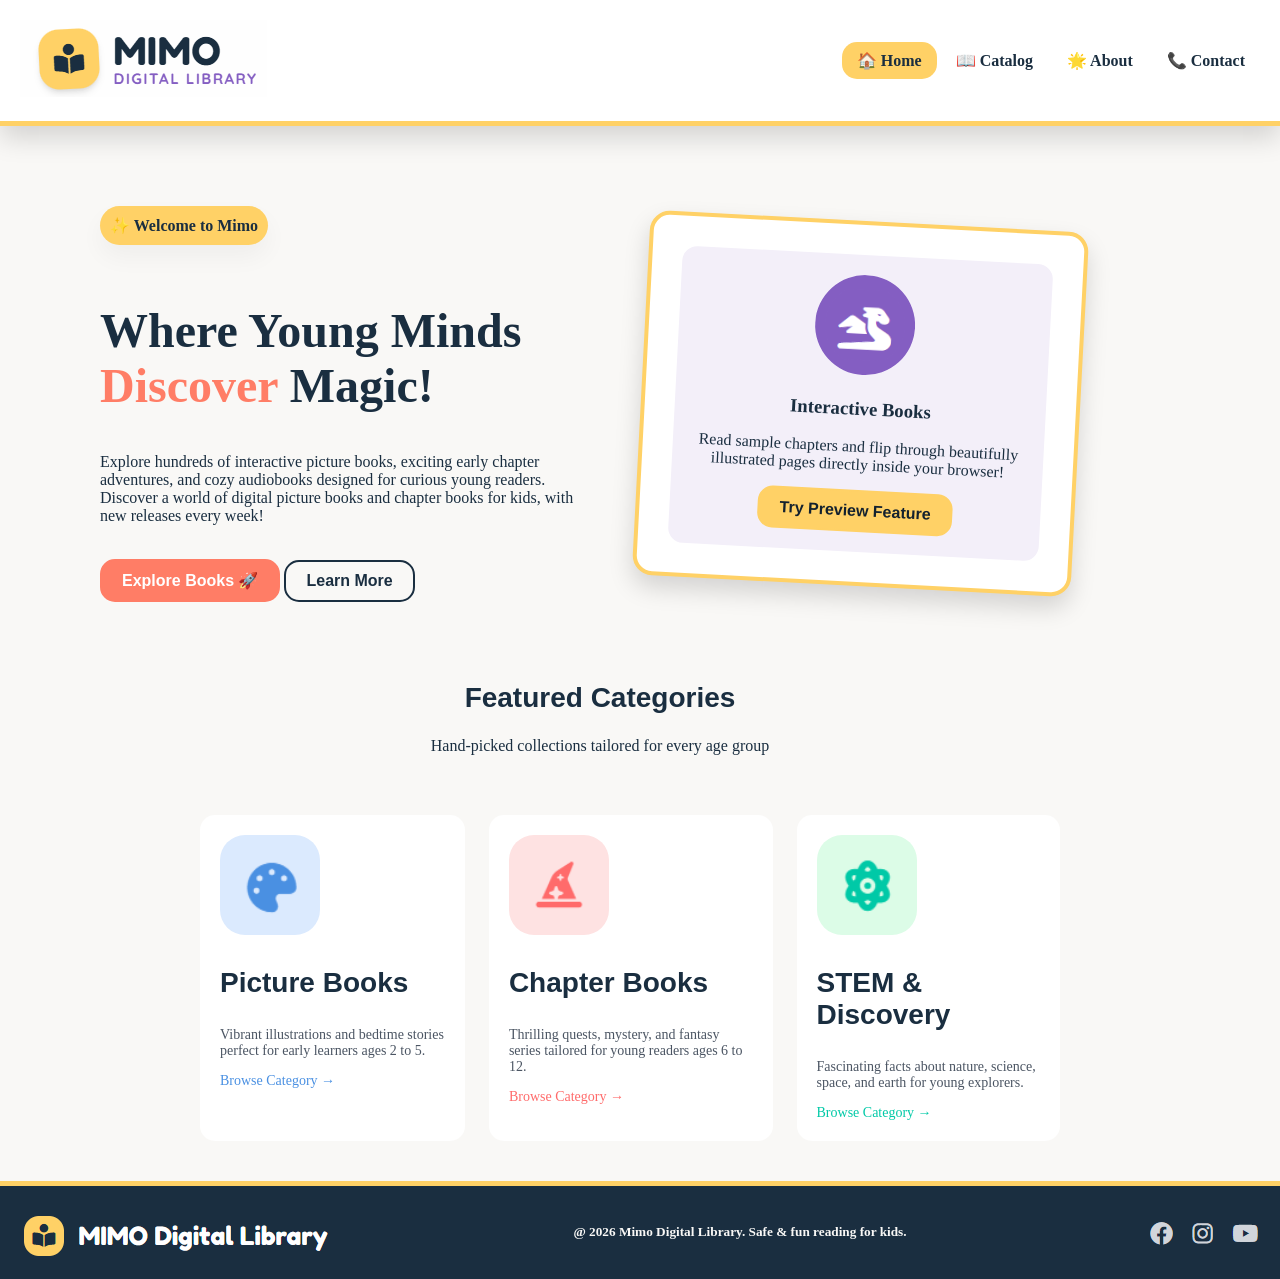
<file: index.html>
<!DOCTYPE html>
<html lang="en">

<head>
    <meta charset="UTF-8">
    <meta name="viewport" content="width=device-width, initial-scale=1.0">
    <meta name="description" content="A digital library for kids, with easy access to new books weekly.">
    <meta name="author" content="Danah">
    <title>Mimo - Home</title>
    <link rel="stylesheet" href="mainstyle.css">
</head>

<body>


    <div id="header">

        <a href="index.html"><img src="images/mimo-logo.png" alt="Mimo logo" width="" height=""></a>

        <div id="nav">
            <ul>
                <li><a href="index.html" class="current">🏠 Home</a></li>
                <li><a href="catalog.html">📖 Catalog</a></li>
                <li><a href="about.html">🌟 About</a></li>
                <li><a href="contact.html">📞 Contact</a></li>
            </ul>
        </div>
    </div>


    <div id="content">

        <div class="row">
            <div class="intro">
                <h4 id="welcome">✨ Welcome to Mimo</h4>
                <br>
                <h2 id="hero-text">Where Young Minds <br>
                    <span id="discover">Discover</span> Magic!
                </h2>
                <p>Explore hundreds of interactive picture books, exciting early chapter <br> adventures, and cozy
                    audiobooks
                    designed for curious young readers.<br>
                    Discover a world of digital picture books and chapter books for kids, with new releases every week!
                </p>
                <br>

                <div>
                    <a href="catalog.html"><button id="explore-button">Explore Books 🚀</button></a>
                    <a href="about.html"><button id="learn-more-button">Learn More</button></a>
                </div>
            </div>

            <div class="outer">
                <div class="preview-card">
                    <img src="images/preview.png" id="circle" alt="Preview" width="" height="" title="Preview">
                    <h3>Interactive Books</h3>
                    <p>Read sample chapters and flip through beautifully illustrated pages directly inside your browser!
                    </p>
                    <a href="catalog.html"><button id="preview-button">Try Preview Feature</button></a>
                </div>
            </div>
        </div>

        <div class="featured-categories">

            <div id="featured">
                <h2 id="feature-text">Featured Categories</h2>
                <p>Hand-picked collections tailored for every age group</p>
            </div>

            <div class="cards">
                <div id="picture-books">
                    <img src="images/picture-books.png" id="picture" alt="Picture books logo" width="" height=""
                        title="Picture Books">
                    <h3 id="pic-h-text">Picture Books</h3>
                    <p id="pic-p-text">Vibrant illustrations and bedtime stories perfect for early learners ages 2 to 5.
                    </p>
                    <a href="picture.html" id="picture-link">Browse Category &rarr; </a>
                </div>

                <div id="chapter-books">
                    <img src="images/chapter-books.png" id="chapter" alt="Chapter books logo" width="" height=""
                        title="Chapter Books">
                    <h3 id="chap-h-text">Chapter Books</h3>
                    <p id="chap-p-text">Thrilling quests, mystery, and fantasy series tailored for young readers ages 6
                        to 12.</p>
                    <a href="chapter.html" id="chapter-link">Browse Category &rarr; </a>
                </div>

                <div id="stem-books">
                    <img src="images/stem-books.png" id="stem" alt="stem books logo" width="" height=""
                        title="Stem Books">
                    <h3 id="stem-h-text">STEM &amp; Discovery</h3>
                    <p id="stem-p-text">Fascinating facts about nature, science, space, and earth for young explorers.
                    </p>
                    <a href="stem.html" id="stem-link">Browse Category &rarr; </a>
                </div>
            </div>

        </div>

    </div>

    <div id="footer">
        <img src="images/mimo-logo2.png" alt="Mimo logo" width="" height="">
        <h5>@ 2026 Mimo Digital Library. Safe &amp; fun reading for kids.</h5>
        <img src="images/social-media.png" alt="Mimo social media" width="" height="">
    </div>
</body>

</html>
</file>
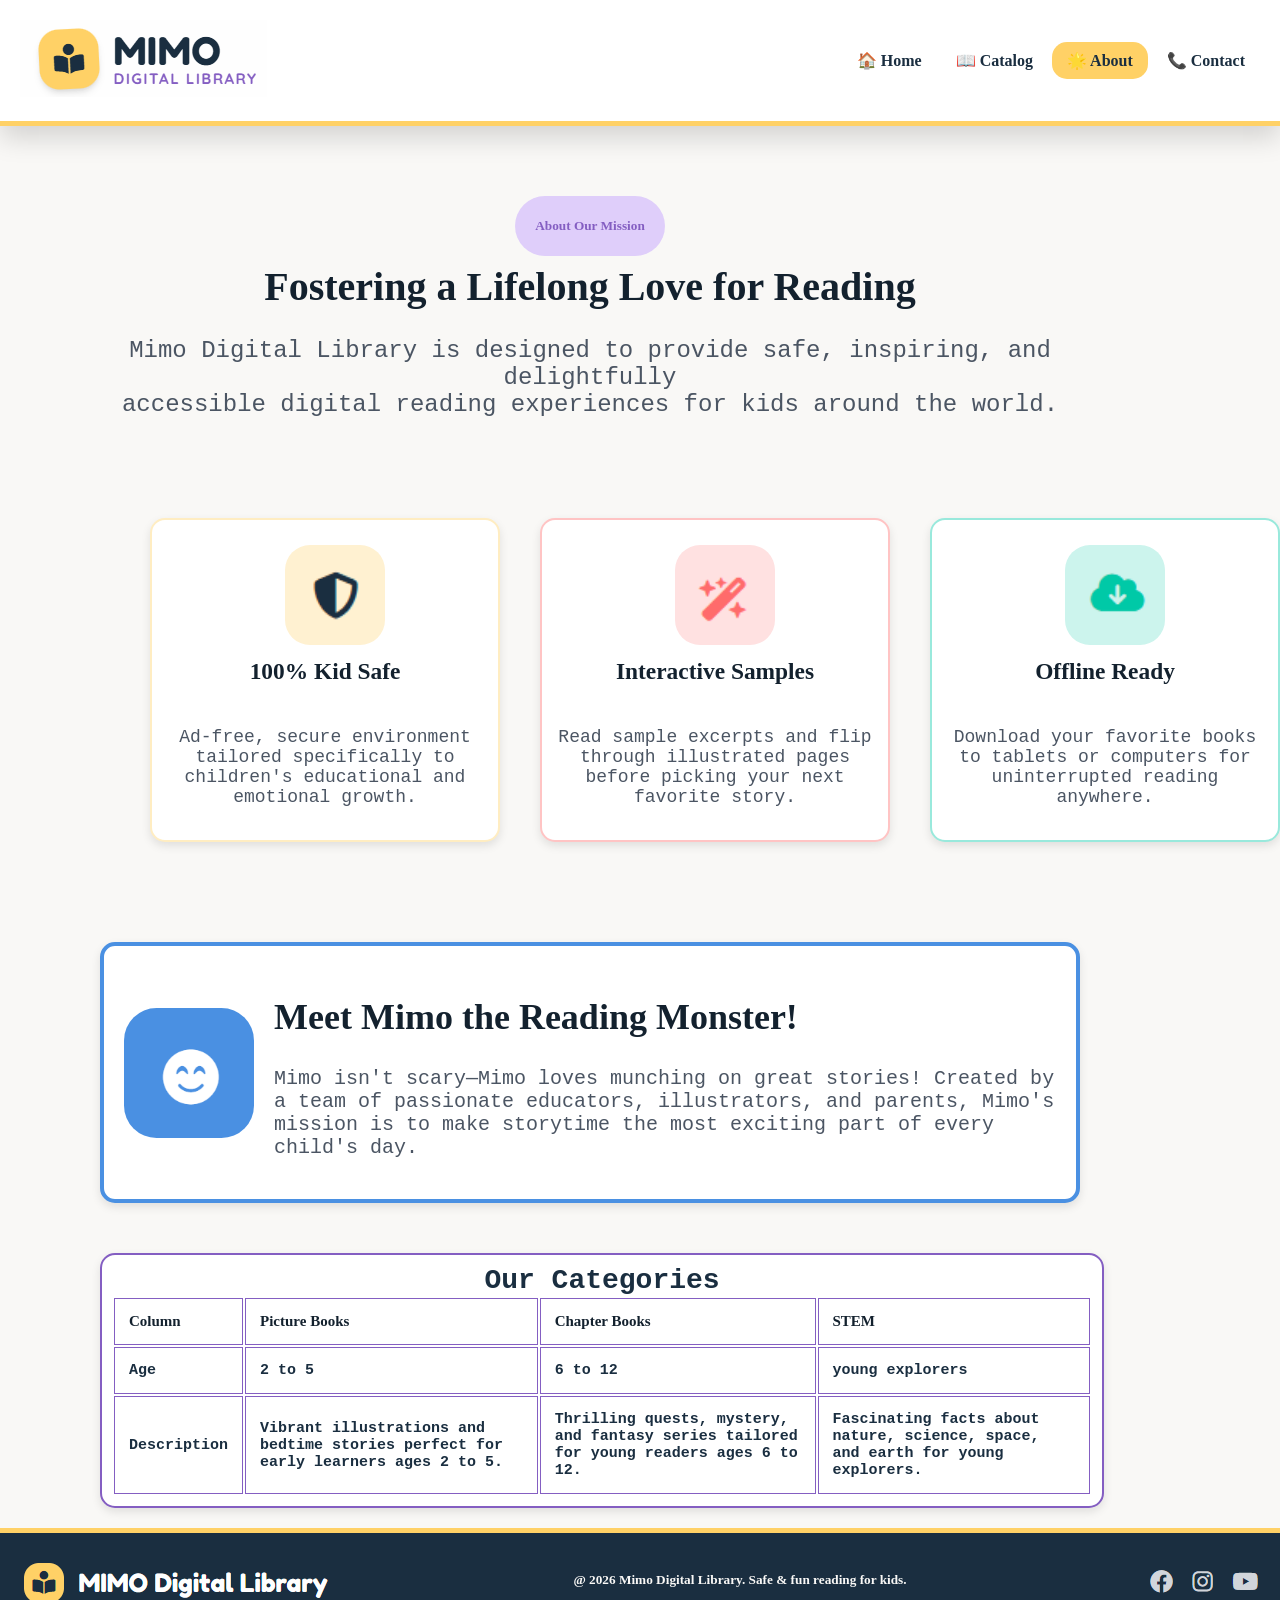
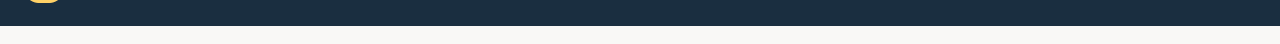
<file: about.html>
<!DOCTYPE html>
<html lang="en">

<head>
    <meta charset="UTF-8">
    <meta name="viewport" content="width=device-width, initial-scale=1.0">
    <meta name="description" content="Learn about Mimo digital library, our authors and who our books are made for.">
    <meta name="author" content="Danah">
    <title>Mimo - About Us</title>
    <link rel="stylesheet" href="mainstyle.css">
</head>

<body>


    <div id="header">
        <a href="index.html"><img src="images/mimo-logo.png" alt="Mimo logo" width="" height=""></a>


        <div id="nav">
            <ul>
                <li><a href="index.html">🏠 Home</a></li>
                <li><a href="catalog.html">📖 Catalog</a></li>
                <li><a href="about.html" class="current">🌟 About</a></li>
                <li><a href="contact.html">📞 Contact</a></li>
            </ul>
        </div>
    </div>


    <div id="content">
        <div id="title-abt">
            <h5>About Our Mission</h5>
        </div>

        <div id="header-abt">
            <h1>Fostering a Lifelong Love for Reading</h1>
        </div>
        <div id="text-abt">
            <p>Mimo Digital Library is designed to provide safe, inspiring, and delightfully<br> accessible digital
                reading experiences for kids around the world.</p>
        </div>

        <div class="featured-cards">
            <div id="card-abt-1">
                <div class="card-img">
                    <img src="images/abt-pic-1.png" alt="Picture 1" width="" height="" id="img-card-abt-1">
                </div>

                <div class="card-header">
                    <h3>100% Kid Safe</h3>
                </div>

                <div class="card-p">
                    <p>Ad-free, secure environment tailored specifically to children's educational and emotional growth.
                    </p>
                </div>
            </div>

            <div id="card-abt-2">
                <div class="card-img">
                    <img src="images/abt-pic-2.png" alt="Picture 2" width="" height="" id="img-card-abt-2">
                </div>

                <div class="card-header">
                    <h3>Interactive Samples</h3>
                </div>

                <div class="card-p">
                    <p>Read sample excerpts and flip through illustrated pages before picking your next favorite story.
                    </p>
                </div>
            </div>

            <div id="card-abt-3">
                <div class="card-img">
                    <img src="images/abt-pic-3.png" alt="Picture 3" width="" height="" id="img-card-abt-3">
                </div>

                <div class="card-header">
                    <h3>Offline Ready</h3>
                </div>

                <div class="card-p">
                    <p>Download your favorite books to tablets or computers for uninterrupted reading anywhere.</p>
                </div>
            </div>
        </div>


        <div id="card-abt-4">
                <img src="images/abt-pic-4.png" alt="Picture 4" width="" height="" id="img-card-abt-4">

        <div class="banner-text">
            <div id="head-card-abt">
                <h2>Meet Mimo the Reading Monster!</h2>
            </div>

            <div id="card-p">
                <p>Mimo isn't scary—Mimo loves munching on great stories! Created by a team of passionate educators,
                    illustrators, and parents, Mimo's mission is to make storytime the most exciting part of every
                    child's day.</p>
            </div>
            </div>
        </div>

        <div class="table">
            <table>
                <caption id="caption">Our Categories</caption>
                <tr>
                    <th>Column</th>
                    <th>Picture Books</th>
                    <th>Chapter Books</th>
                    <th>STEM</th>
                </tr>
                <tr>
                    <td>Age</td>
                    <td>2 to 5</td>
                    <td>6 to 12</td>
                    <td>young explorers</td>
                </tr>
                <tr>
                    <td>Description</td>
                    <td>Vibrant illustrations and bedtime stories perfect for early learners ages 2 to 5.</td>
                    <td>Thrilling quests, mystery, and fantasy series tailored for young readers ages 6 to 12.</td>
                    <td>Fascinating facts about nature, science, space, and earth for young explorers.</td>
                </tr>
            </table>
        </div>

    </div>

    <div id="footer">
        <img src="images/mimo-logo2.png" alt="Mimo logo" width="" height="">
        <h5>@ 2026 Mimo Digital Library. Safe &amp; fun reading for kids.</h5>
        <img src="images/social-media.png" alt="Mimo social media" width="" height="">
    </div>
</body>

</html>
</file>
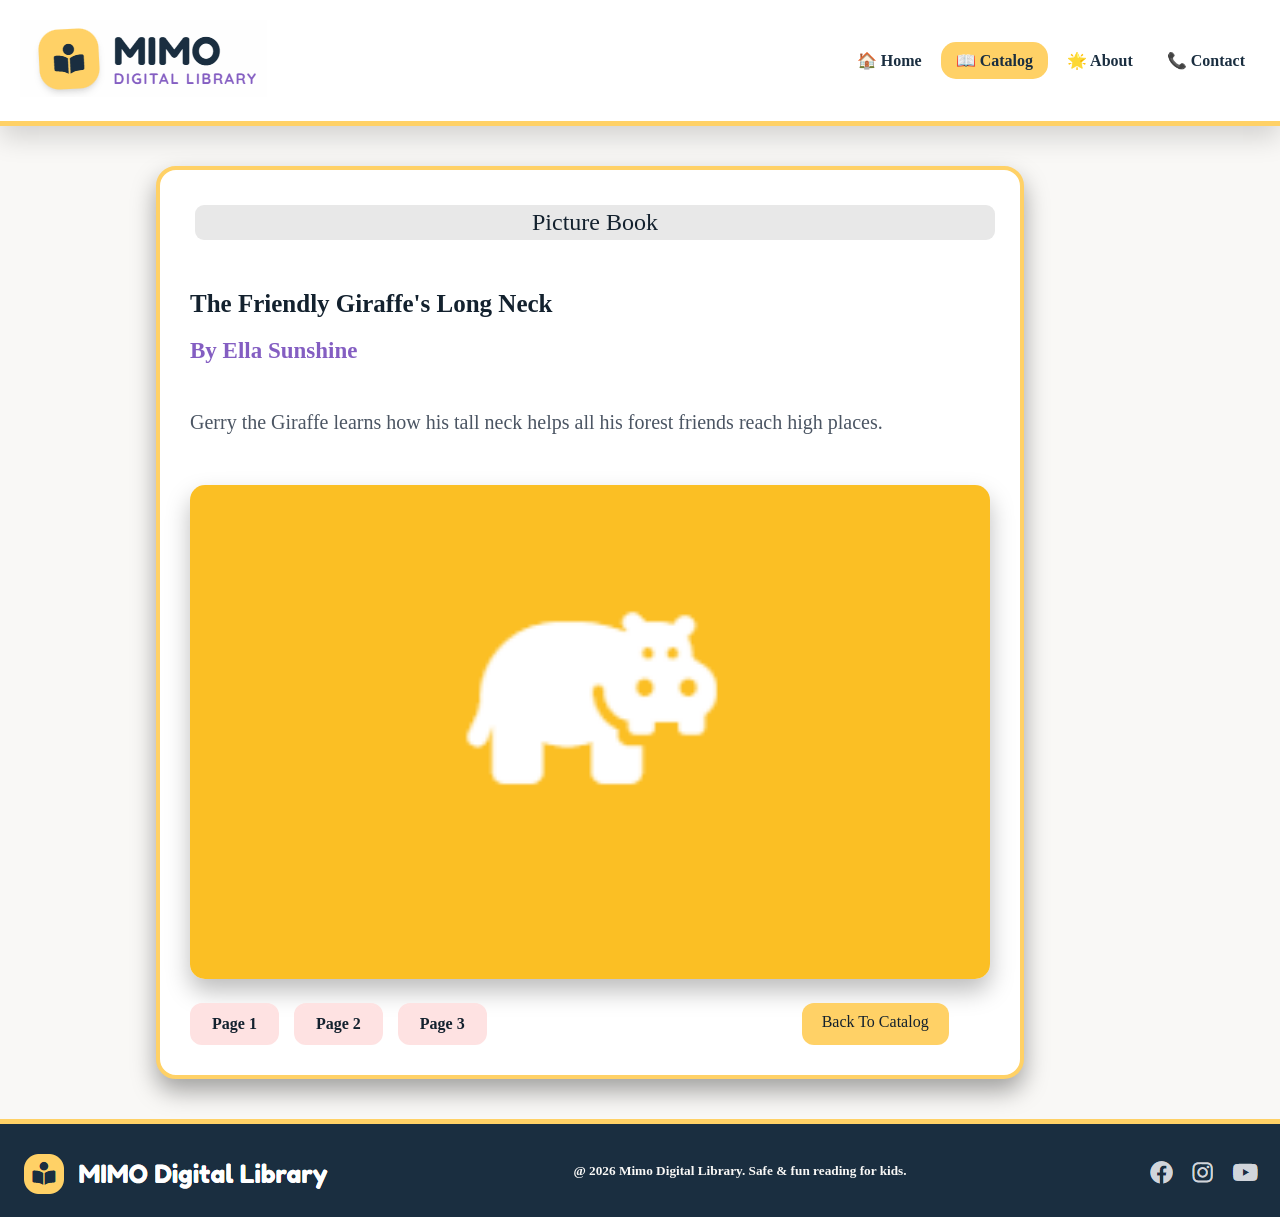
<file: book1.html>
<!DOCTYPE html>
<html lang="en">

<head>
    <meta charset="UTF-8">
    <meta name="viewport" content="width=device-width, initial-scale=1.0">
    <meta name="description"
        content="Gerry the Giraffe learns how his tall neck helps all his forest friends reach high places.">
    <meta name="author" content="Danah">
    <title>Mimo - The Friendly Giraffe's Long Neck</title>
    <link rel="stylesheet" href="mainstyle.css">
</head>

<body>


    <div id="header">
        <a href="index.html"><img src="images/mimo-logo.png" alt="Mimo logo" width="" height=""></a>

        <div id="nav">
            <ul>
                <li><a href="index.html">🏠 Home</a></li>
                <li><a href="catalog.html" class="current">📖 Catalog</a></li>
                <li><a href="about.html">🌟 About</a></li>
                <li><a href="contact.html">📞 Contact</a></li>
            </ul>
        </div>
    </div>


    <div id="content">



        <div class="book">

            <p class="book-type-1">Picture Book</p>
            <h3 class="book-title-1">The Friendly Giraffe's Long Neck</h3>
            <h5 class="book-author-1">By Ella Sunshine</h5>
            <h6 class="book-description-1">Gerry the Giraffe learns how his tall neck helps all his forest friends
                reach high places.</h6>


            <div class="page" id="page-1">
                <div class="page-text">

                    <h2>Page 1 </h2>
                    <p>Once upon a time, high above the grassy savanna, Gerry the Giraffe poked his nose into the fluffy
                        white clouds.</p>
                </div>
                <img src="images/book-1-page-1.jpg" alt="Page 1" width="" height="">
            </div>

            <div class="page" id="page-2">
                <div class="page-text">

                    <h2>Page 2</h2>
                    <p>All the small animals looked up in awe. 'Gerry, can you help us reach the sweet apples on top of
                        the big tree?' asked Barnaby the Bunny.</p>
                </div>
                <img src="images/book-1-page-2.jpg" alt="Page 2" width="" height="">
            </div>

            <div class="page" id="page-3">
                <div class="page-text">

                    <h2>Page 3</h2>
                    <p>Gerry smiled happily, stretched his friendly long neck, and gently picked the juiciest red apple
                        for everyone to share!</p>
                </div>
                <img src="images/book-1-page-3.jpg" alt="Page 3" width="" height="">
            </div>
            <img src="images/book-1.png" alt="Book 1" width="" height="" id="img-book">

            <div class="tale-links">
                <a href="#page-1" class="page-link">Page 1</a>
                <a href="#page-2" class="page-link">Page 2</a>
                <a href="#page-3" class="page-link">Page 3</a>
                <a href="catalog.html" id="tale-back">Back To Catalog</a>
            </div>
            
        </div>


    </div>

    <div id="footer">
        <img src="images/mimo-logo2.png" alt="Mimo logo" width="" height="">
        <h5>@ 2026 Mimo Digital Library. Safe &amp; fun reading for kids.</h5>
        <img src="images/social-media.png" alt="Mimo social media" width="" height="">
    </div>
</body>

</html>
</file>
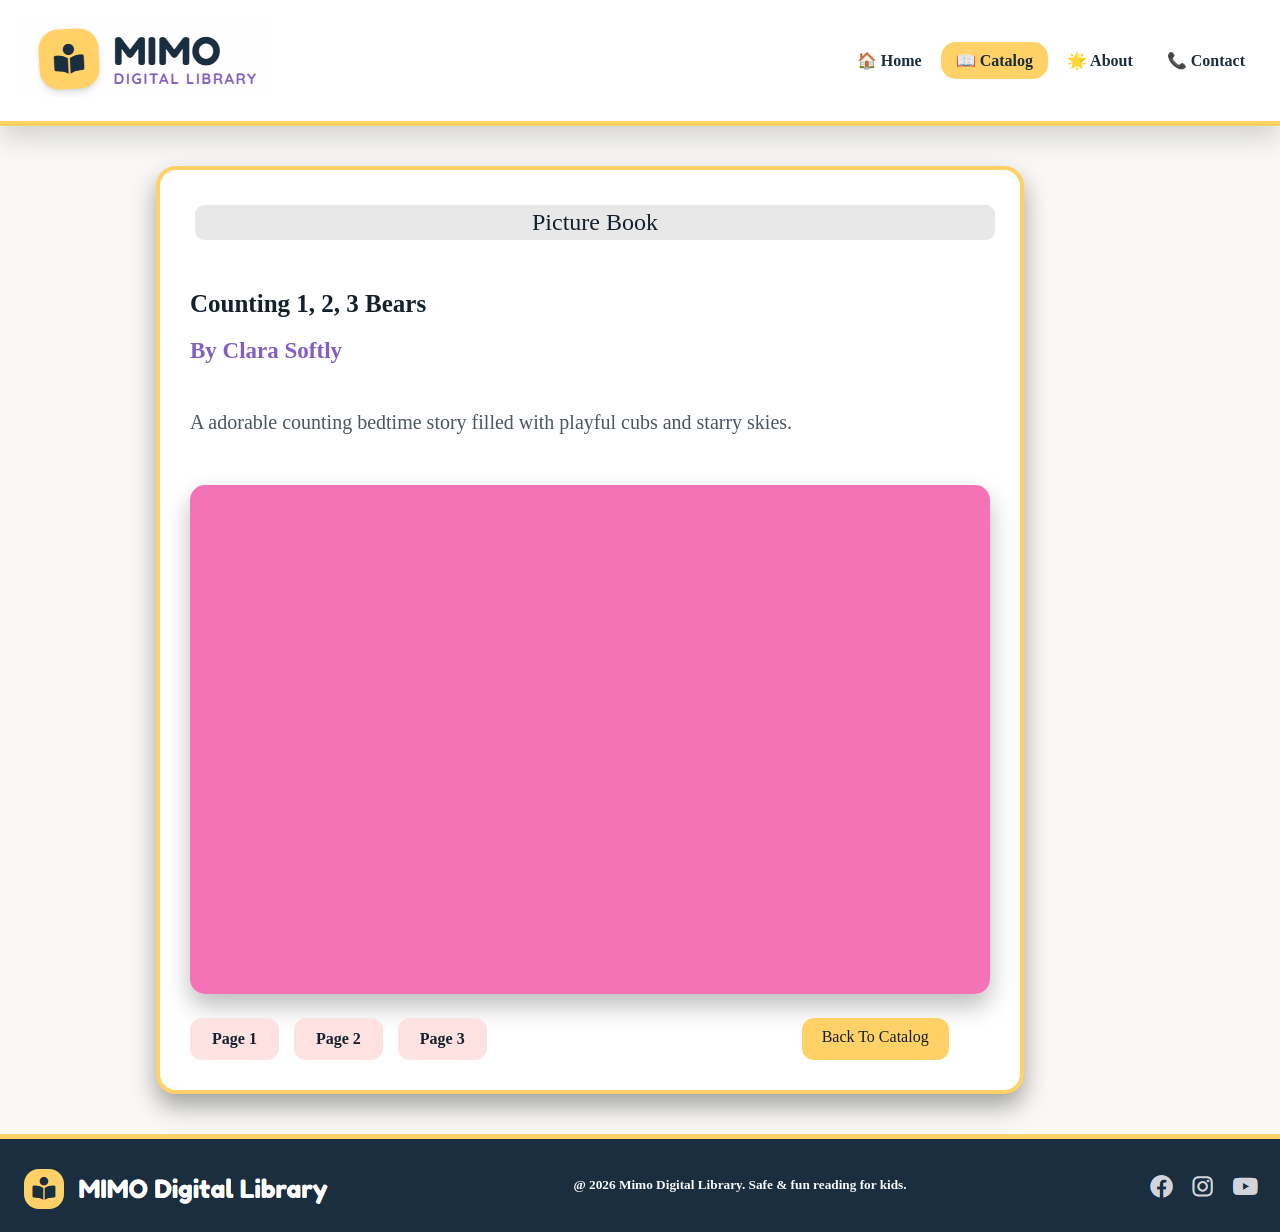
<file: book2.html>
<!DOCTYPE html>
<html lang="en">

<head>
    <meta charset="UTF-8">
    <meta name="viewport" content="width=device-width, initial-scale=1.0">
    <meta name="description" content="A adorable counting bedtime story filled with playful cubs and starry skies.">
    <meta name="author" content="Danah">
    <title>Mimo - Counting 1, 2, 3 Bears</title>
    <link rel="stylesheet" href="mainstyle.css">
</head>

<body>


    <div id="header">
        <a href="index.html"><img src="images/mimo-logo.png" alt="Mimo logo" width="" height=""></a>

        <div id="nav">
            <ul>
                <li><a href="index.html">🏠 Home</a></li>
                <li><a href="catalog.html" class="current">📖 Catalog</a></li>
                <li><a href="about.html">🌟 About</a></li>
                <li><a href="contact.html">📞 Contact</a></li>
            </ul>
        </div>
    </div>


    <div id="content">


        <div class="book">

            <p class="book-type-1">Picture Book</p>
            <h3 class="book-title-1">Counting 1, 2, 3 Bears</h3>
            <h5 class="book-author-1">By Clara Softly</h5>
            <h6 class="book-description-1">A adorable counting bedtime story filled with playful cubs and starry
                skies.</h6>


            <div class="page" id="page-1">
                <div class="page-text">


                    <h2>Page 1 </h2>
                    <p>1 little bear cub jumping on the soft mossy bed.</p>
                </div>
                <img src="images/book-2-page-1.jpg" alt="Page 1" width="" height="">
            </div>

            <div class="page" id="page-2">
                <div class="page-text">

                    <h2>Page 2</h2>
                    <p>2 cozy bears splashing in the cool mountain stream.</p>
                </div>
                <img src="images/book-2-page-2.jpg" alt="Page 2" width="" height="">

            </div>

            <div class="page" id="page-3">
                <div class="page-text">

                    <h2>Page 3</h2>
                    <p>3 sleepy bear cubs curled up under a sky full of glowing stars. Goodnight little bears!</p>
                </div>
                <img src="images/book-2-page-3.jpg" alt="Page 3" width="" height="">
            </div>
            <img src="images/book-2.png" alt="Book 2" width="" height="" id="img-book">
            <div class="tale-links">
                <a href="#page-1" class="page-link">Page 1</a>
                <a href="#page-2" class="page-link">Page 2</a>
                <a href="#page-3" class="page-link">Page 3</a>
                <a href="catalog.html" id="tale-back">Back To Catalog</a>
            </div>
            
        </div>


    </div>

    <div id="footer">
        <img src="images/mimo-logo2.png" alt="Mimo logo" width="" height="">
        <h5>@ 2026 Mimo Digital Library. Safe &amp; fun reading for kids.</h5>
        <img src="images/social-media.png" alt="Mimo social media" width="" height="">
    </div>
</body>

</html>
</file>
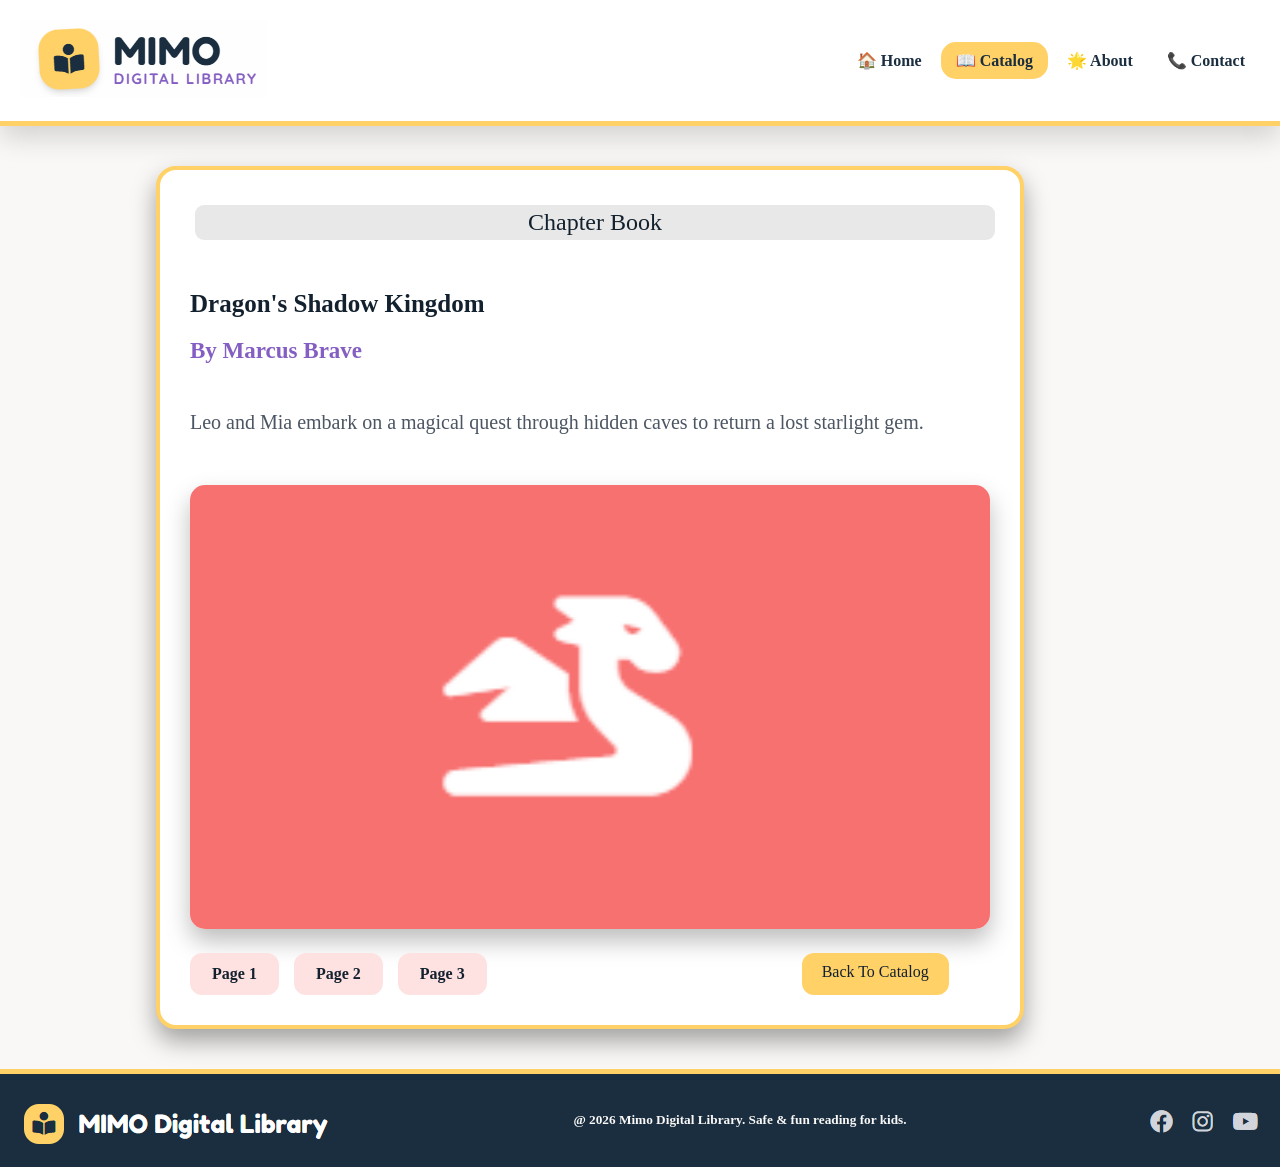
<file: book3.html>
<!DOCTYPE html>
<html lang="en">

<head>
    <meta charset="UTF-8">
    <meta name="viewport" content="width=device-width, initial-scale=1.0">
    <meta name="description"
        content="Leo and Mia embark on a magical quest through hidden caves to return a lost starlight gem.">
    <meta name="author" content="Danah">
    <title>Mimo - Dragon's Shadow Kingdom</title>
    <link rel="stylesheet" href="mainstyle.css">
</head>

<body>


    <div id="header">
        <a href="index.html"><img src="images/mimo-logo.png" alt="Mimo logo" width="" height=""></a>

        <div id="nav">
            <ul>
                <li><a href="index.html">🏠 Home</a></li>
                <li><a href="catalog.html" class="current">📖 Catalog</a></li>
                <li><a href="about.html">🌟 About</a></li>
                <li><a href="contact.html">📞 Contact</a></li>
            </ul>
        </div>
    </div>


    <div id="content">

        <div class="book">

            <p class="book-type-1">Chapter Book</p>
            <h3 class="book-title-1">Dragon's Shadow Kingdom</h3>
            <h5 class="book-author-1">By Marcus Brave</h5>
            <h6 class="book-description-1">Leo and Mia embark on a magical quest through hidden caves to return a lost
                starlight gem.</h6>

            <div class="page" id="page-1">
                <div class="page-text">

                    <h2>Page 1 </h2>
                    <h3>Chapter 1: The Whispering Map.</h3>
                    <p>The old parchment rustled in Leo's hands as secret gold runes sparkled under the moonlight.</p>
                </div>

                <img src="images/book-3-page-1.jpg" alt="Page 1" width="" height="">
            </div>

            <div class="page" id="page-2">
                <div class="page-text">

                    <h2>Page 2</h2>

                    <p>'It points directly toward the Shadow Peaks,' whispered Mia, adjusting her brass compass. 'We
                        must
                        cross the river before dawn.'</p>
                </div>
                <img src="images/book-3-page-2.jpg" alt="Page 2" width="" height="">
            </div>

            <div class="page" id="page-3">
                <div class="page-text">

                    <h2>Page 3</h2>

                    <p>A soft roar echoed across the valley. It wasn't a scary roar, but a call for help from the gentle
                        Starlight Dragon!</p>
                </div>

                <img src="images/book-3-page-3.jpg" alt="Page 3" width="" height="">
            </div>
            <img src="images/book-3.png" alt="Book 3" width="" height="" id="img-book">
            <div class="tale-links">
                <a href="#page-1" class="page-link">Page 1</a>
                <a href="#page-2" class="page-link">Page 2</a>
                <a href="#page-3" class="page-link">Page 3</a>
                <a href="catalog.html" id="tale-back">Back To Catalog</a>
            </div>
            
        </div>


    </div>

    <div id="footer">
        <img src="images/mimo-logo2.png" alt="Mimo logo" width="" height="">
        <h5>@ 2026 Mimo Digital Library. Safe &amp; fun reading for kids.</h5>
        <img src="images/social-media.png" alt="Mimo social media" width="" height="">
    </div>
</body>

</html>
</file>
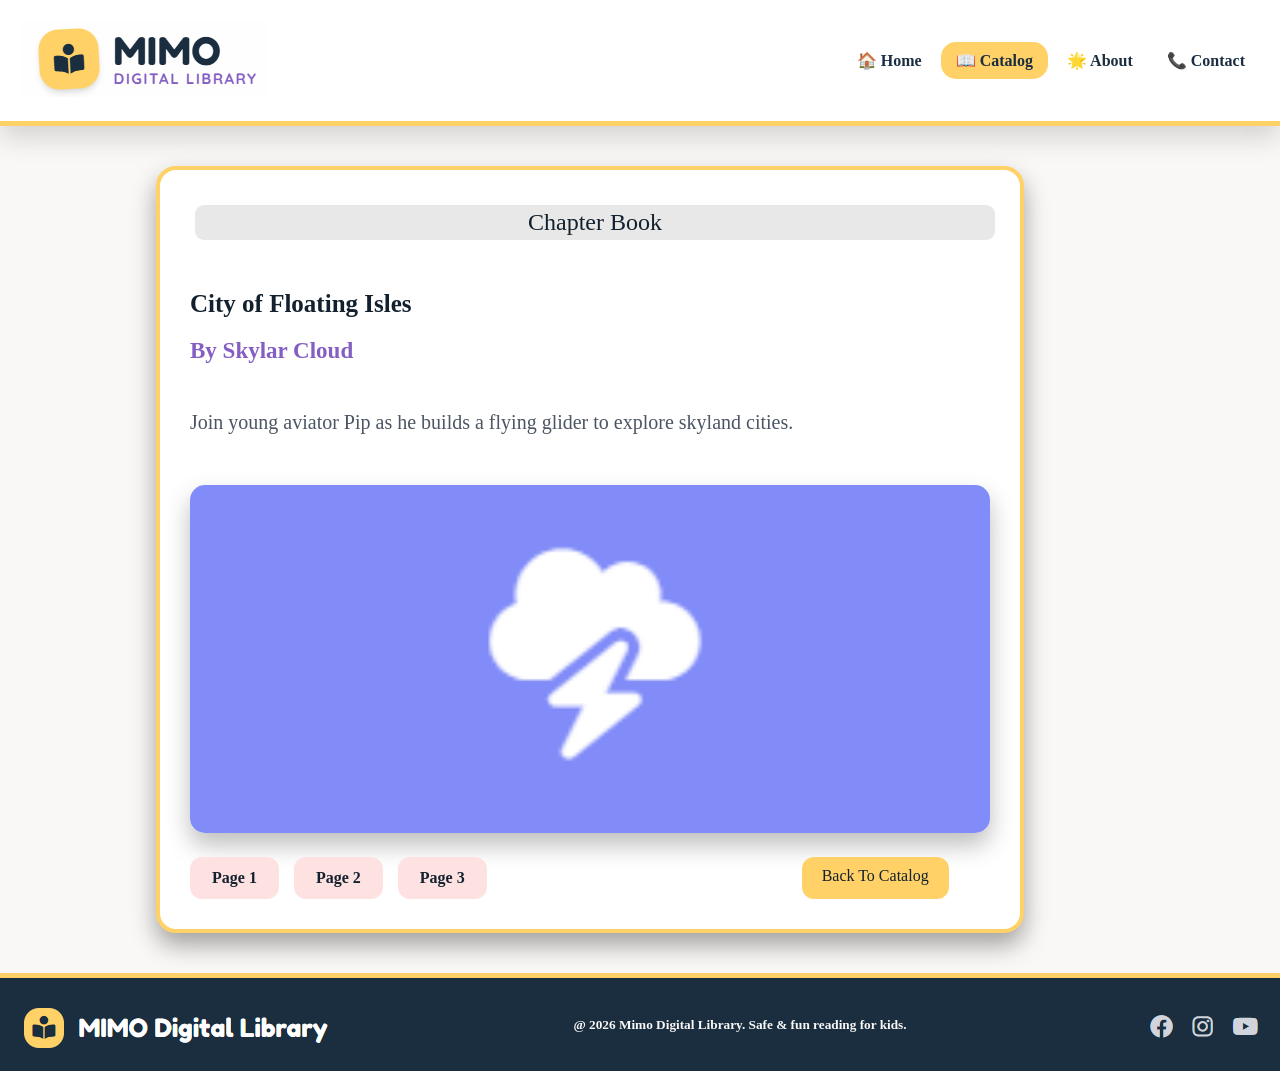
<file: book4.html>
<!DOCTYPE html>
<html lang="en">

<head>
    <meta charset="UTF-8">
    <meta name="viewport" content="width=device-width, initial-scale=1.0">
    <meta name="description" content="Join young aviator Pip as he builds a flying glider to explore skyland cities.">
    <meta name="author" content="Danah">
    <title>Mimo - City of Floating Isles</title>
    <link rel="stylesheet" href="mainstyle.css">
</head>

<body>


    <div id="header">
        <a href="index.html"><img src="images/mimo-logo.png" alt="Mimo logo" width="" height=""></a>

        <div id="nav">
            <ul>
                <li><a href="index.html">🏠 Home</a></li>
                <li><a href="catalog.html" class="current">📖 Catalog</a></li>
                <li><a href="about.html">🌟 About</a></li>
                <li><a href="contact.html">📞 Contact</a></li>
            </ul>
        </div>
    </div>


    <div id="content">


        <div class="book">

            <p class="book-type-1">Chapter Book</p>
            <h3 class="book-title-1">City of Floating Isles</h3>
            <h5 class="book-author-1">By Skylar Cloud</h5>
            <h6 class="book-description-1">Join young aviator Pip as he builds a flying glider to explore skyland
                cities.</h6>

            <div class="page" id="page-1">
                <div class="page-text">


                    <h2>Page 1 </h2>

                    <p>Pip strapped on his leather goggles and checked his brass gears one last time.</p>
                </div>
                <img src="images/book-4-page-1.jpg" alt="Page 1" width="" height="">
            </div>

            <div class="page" id="page-2">
                <div class="page-text">

                    <h2>Page 2</h2>

                    <p>'Clear the runway!' he called out as the wooden wings caught a warm gust of breeze.</p>
                </div>
                <img src="images/book-4-page-2.jpg" alt="Page 2" width="" height="">
            </div>

            <div class="page" id="page-3">
                <div class="page-text">

                    <h2>Page 3</h2>

                    <p>Up, up, and away! Below him, the floating island of Cloudhaven glowed like a giant lantern.</p>
                </div>
                <img src="images/book-4-page-3.jpg" alt="Page 3" width="" height="">
            </div>
            <img src="images/book-4.png" alt="Book 4" width="" height="" id="img-book">
            <div class="tale-links">
                <a href="#page-1" class="page-link">Page 1</a>
                <a href="#page-2" class="page-link">Page 2</a>
                <a href="#page-3" class="page-link">Page 3</a>
                <a href="catalog.html" id="tale-back">Back To Catalog</a>
            </div>
            
        </div>


    </div>

    <div id="footer">
        <img src="images/mimo-logo2.png" alt="Mimo logo" width="" height="">
        <h5>@ 2026 Mimo Digital Library. Safe &amp; fun reading for kids.</h5>
        <img src="images/social-media.png" alt="Mimo social media" width="" height="">
    </div>
</body>

</html>
</file>
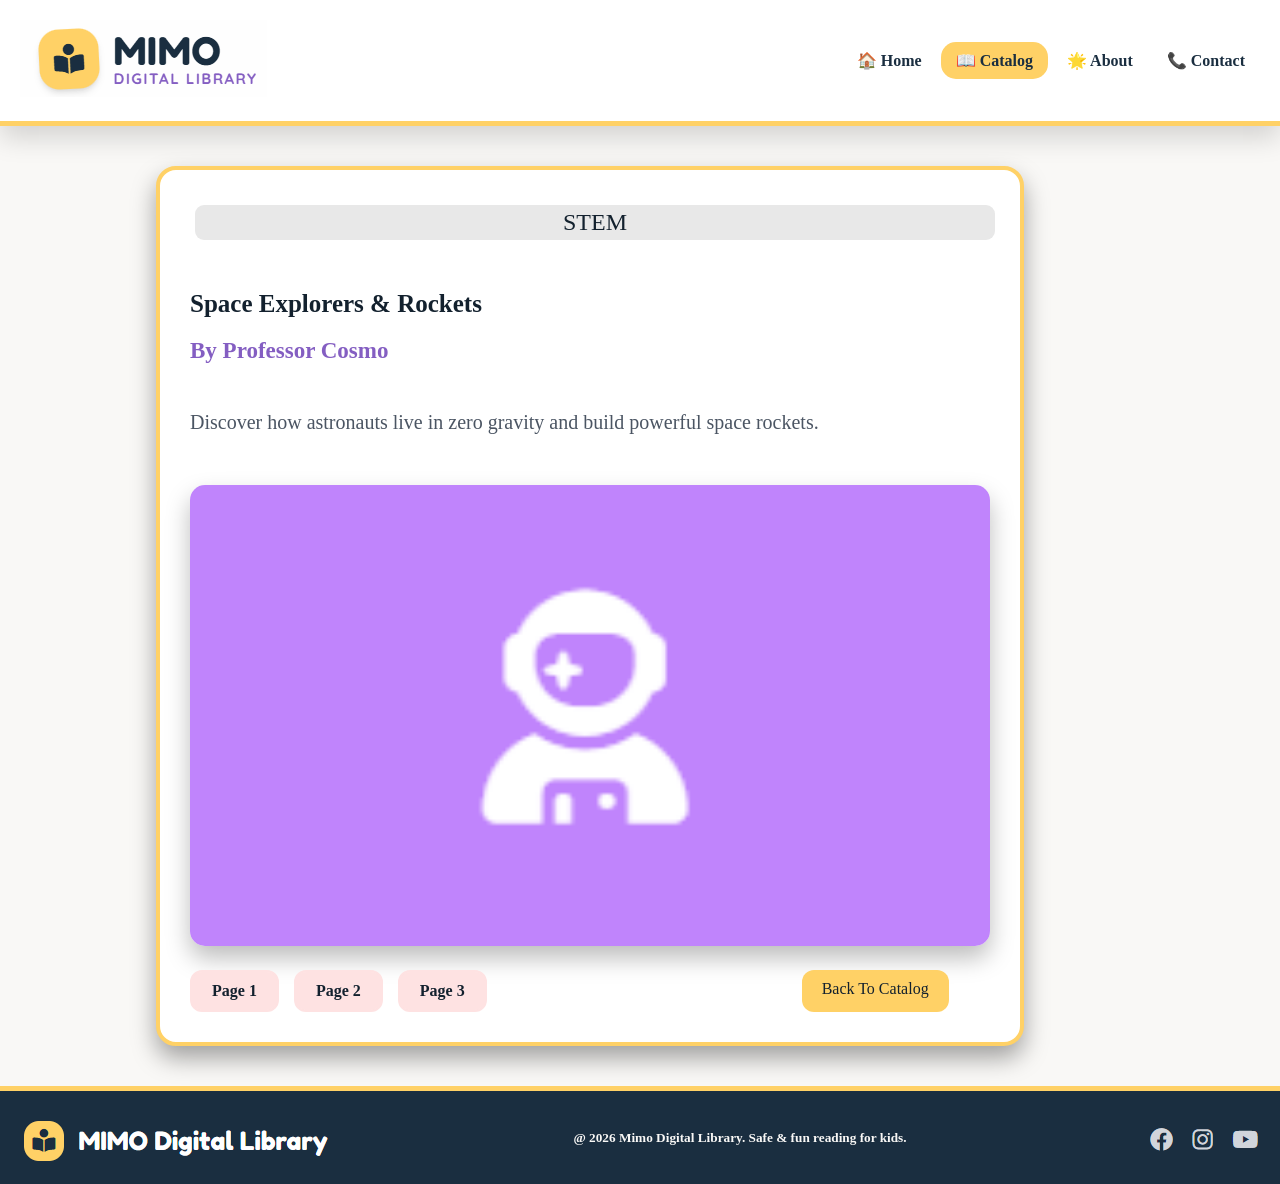
<file: book5.html>
<!DOCTYPE html>
<html lang="en">

<head>
    <meta charset="UTF-8">
    <meta name="viewport" content="width=device-width, initial-scale=1.0">
    <meta name="description" content="Discover how astronauts live in zero gravity and build powerful space rockets.">
    <meta name="author" content="Danah">
    <title>Mimo - Space Explorers &amp; Rockets</title>
    <link rel="stylesheet" href="mainstyle.css">
</head>

<body>


    <div id="header">
        <a href="index.html"><img src="images/mimo-logo.png" alt="Mimo logo" width="" height=""></a>

        <div id="nav">
            <ul>
                <li><a href="index.html">🏠 Home</a></li>
                <li><a href="catalog.html" class="current">📖 Catalog</a></li>
                <li><a href="about.html">🌟 About</a></li>
                <li><a href="contact.html">📞 Contact</a></li>
            </ul>
        </div>
    </div>


    <div id="content">

        <div class="book">

            <p class="book-type-1">STEM</p>
            <h3 class="book-title-1">Space Explorers &amp; Rockets</h3>
            <h5 class="book-author-1">By Professor Cosmo</h5>
            <h6 class="book-description-1">Discover how astronauts live in zero gravity and build powerful space
                rockets.</h6>


            <div class="page" id="page-1">
                <div class="page-text">

                    <h2>Page 1 </h2>

                    <p>3... 2... 1... Liftoff! Rocket engines produce millions of pounds of thrust to escape Earth's
                        gravity.</p>
                </div>
                <img src="images/book-5-page-1.jpg" alt="Page 1" width="" height="">
            </div>

            <div class="page" id="page-2">
                <div class="page-text">

                    <h2>Page 2</h2>
                    <p>In space, astronauts float in zero gravity! They even have to strap their sleeping bags to walls
                        so they don't float away.</p>
                </div>
                <img src="images/book-5-page-2.jpg" alt="Page 2" width="" height="">

            </div>

            <div class="page" id="page-3">
                <div class="page-text">

                    <h2>Page 3</h2>
                    <p>Mars is called the Red Planet because its soil is full of iron oxide, which is the same stuff as
                        rust!</p>
                </div>
                <img src="images/book-5-page-3.jpg" alt="Page 3" width="" height="">

            </div>

            <img src="images/book-5.png" alt="Book 5" width="" height="" id="img-book">
            <div class="tale-links">
                <a href="#page-1" class="page-link">Page 1</a>
                <a href="#page-2" class="page-link">Page 2</a>
                <a href="#page-3" class="page-link">Page 3</a>
                <a href="catalog.html" id="tale-back">Back To Catalog</a>
            </div>
            
        </div>


    </div>

    <div id="footer">
        <img src="images/mimo-logo2.png" alt="Mimo logo" width="" height="">
        <h5>@ 2026 Mimo Digital Library. Safe &amp; fun reading for kids.</h5>
        <img src="images/social-media.png" alt="Mimo social media" width="" height="">
    </div>
</body>

</html>
</file>
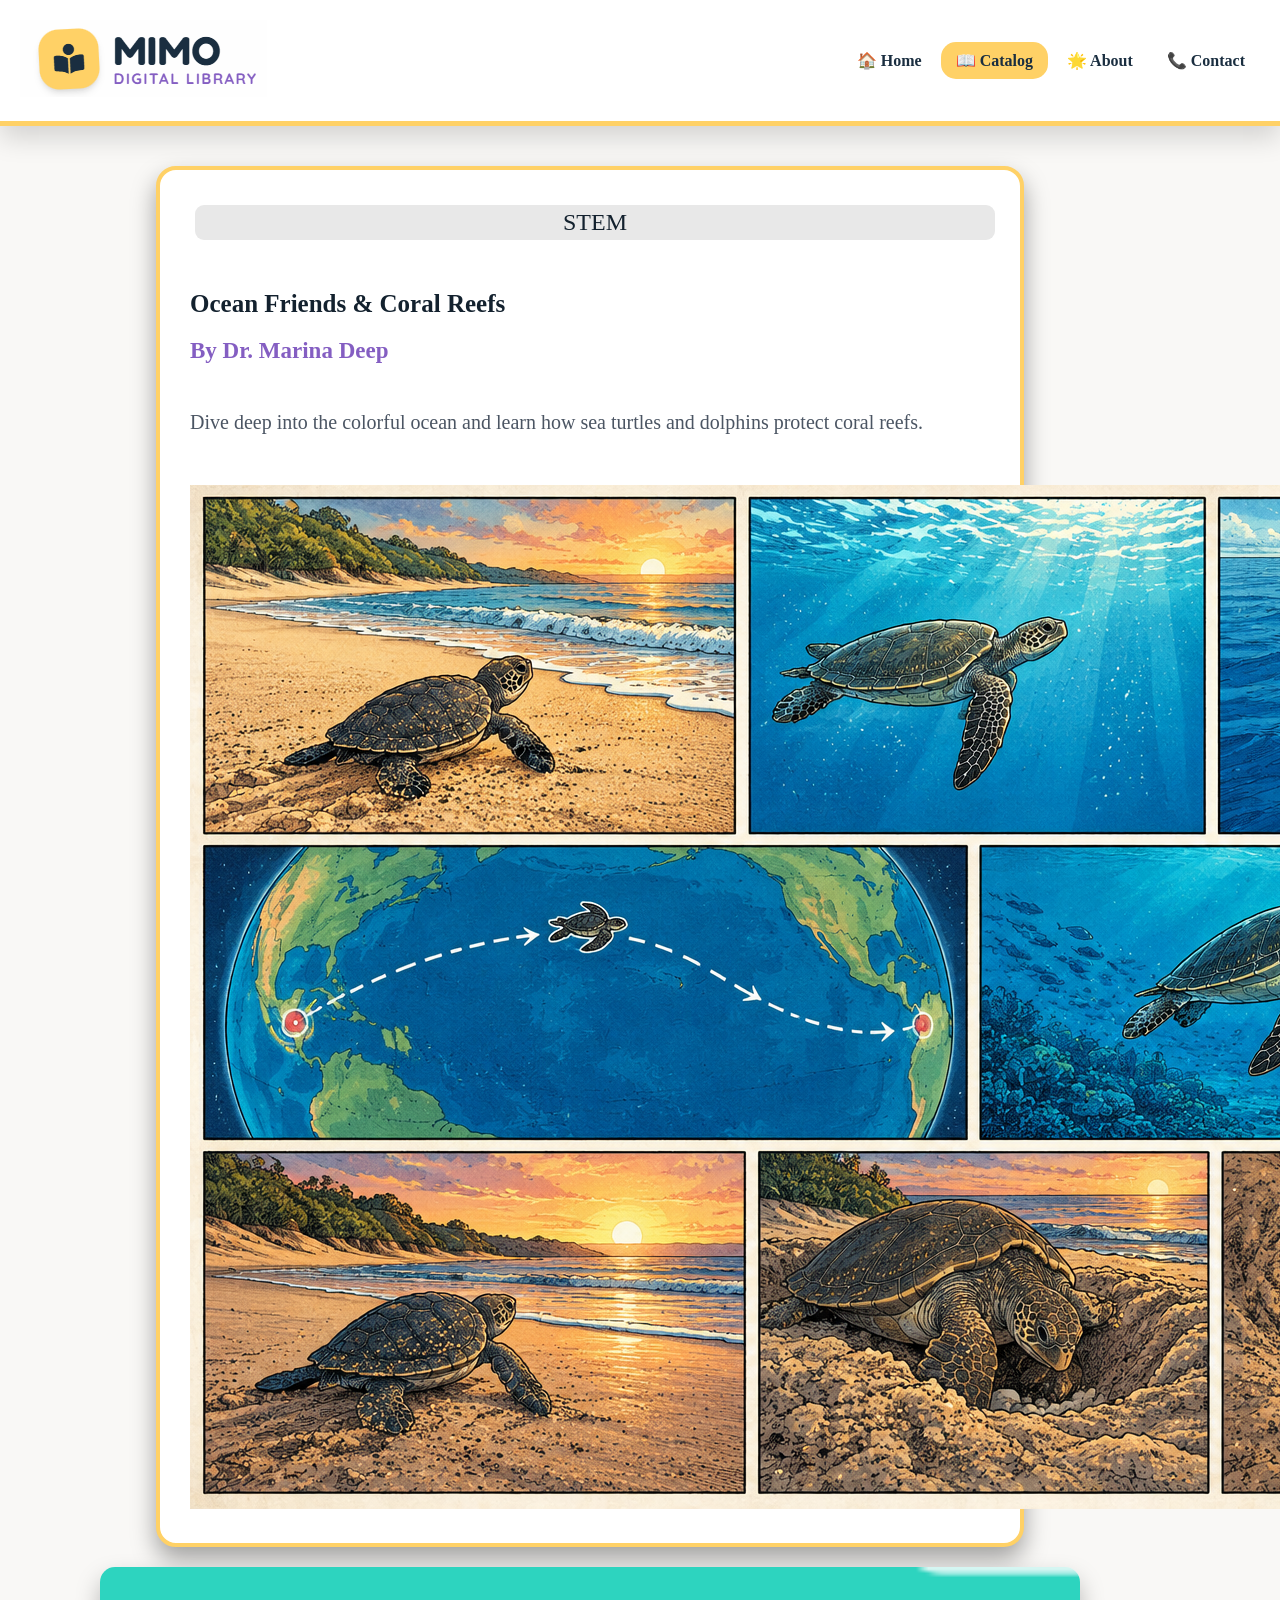
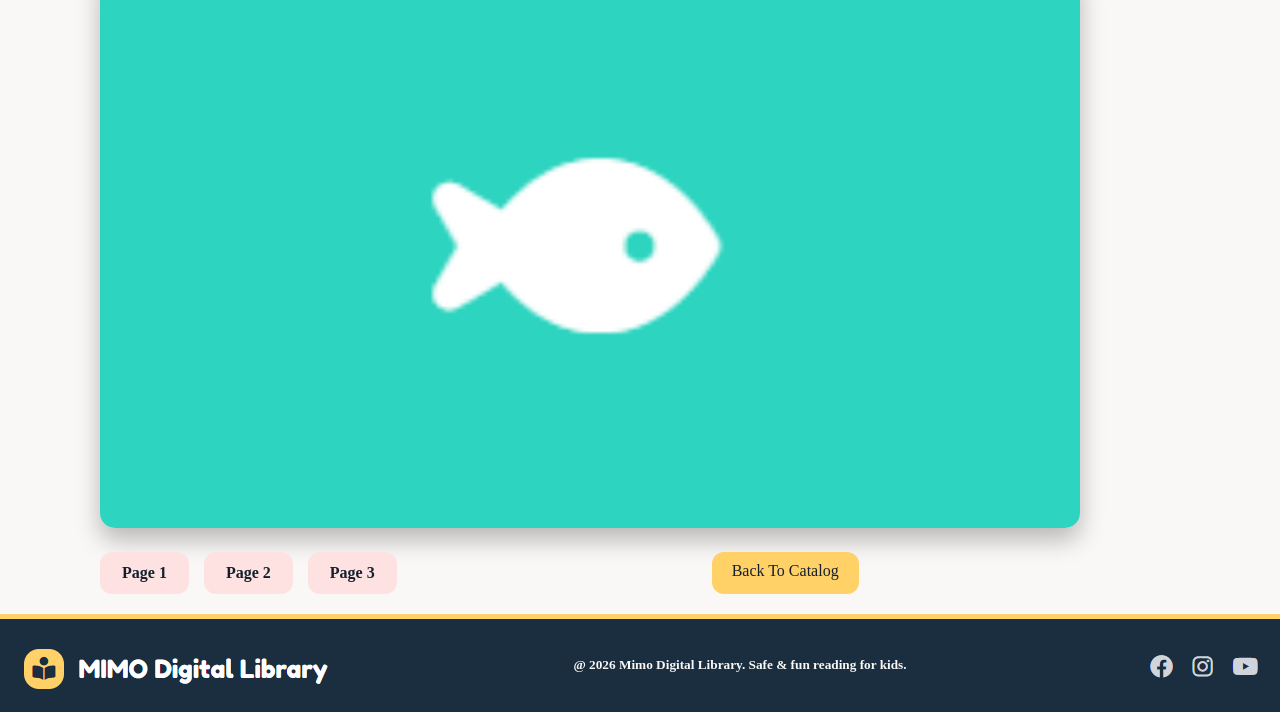
<file: book6.html>
<!DOCTYPE html>
<html lang="en">

<head>
    <meta charset="UTF-8">
    <meta name="viewport" content="width=device-width, initial-scale=1.0">
    <meta name="description"
        content="Dive deep into the colorful ocean and learn how sea turtles and dolphins protect coral reefs.">
    <meta name="author" content="Danah">
    <title>Mimo - Ocean Friends &amp; Coral Reefs</title>
    <link rel="stylesheet" href="mainstyle.css">
</head>

<body>


    <div id="header">
        <a href="index.html"><img src="images/mimo-logo.png" alt="Mimo logo" width="" height=""></a>

        <div id="nav">
            <ul>
                <li><a href="index.html">🏠 Home</a></li>
                <li><a href="catalog.html" class="current">📖 Catalog</a></li>
                <li><a href="about.html">🌟 About</a></li>
                <li><a href="contact.html">📞 Contact</a></li>
            </ul>
        </div>
    </div>


    <div id="content">

        <div class="book">
            <p class="book-type-1">STEM</p>
            <h3 class="book-title-1">Ocean Friends &amp; Coral Reefs</h3>
            <h5 class="book-author-1">By Dr. Marina Deep</h5>
            <h6 class="book-description-1">Dive deep into the colorful ocean and learn how sea turtles and dolphins
                protect coral reefs.</h6>


            <div class="page" id="page-1">
                <div class="page-text">

                    <h2>Page 1 </h2>

                    <p>Did you know coral reefs are home to over 25% of all sea life in the ocean? They are like
                        underwater cities!</p>
                </div>
                <img src="images/book-6-page-1.png" alt="Page 1" width="" height="">
            </div>

            <div class="page" id="page-2">

                <h2>Page 2</h2>

                <p>Sea turtles travel thousands of miles across oceans and return to the exact same beach where they
                    were born.</p>
            </div>
            <img src="images/book-6-page-2.png" alt="Page 2" width="" height="">
        </div>

        <div class="page" id="page-3">
            <div class="page-text">

                <h2>Page 3</h2>
                <p>Dolphins use special clicks and whistles called echolocation to find their friends and navigate
                    underwater dark caves.</p>
            </div>
            <img src="images/book-6-page-3.png" alt="Page 3" width="" height="">

        </div>
        <img src="images/book-6.png" alt="Book 6" width="" height="" id="img-book">
        <div class="tale-links">
            <a href="#page-1" class="page-link">Page 1</a>
            <a href="#page-2" class="page-link">Page 2</a>
            <a href="#page-3" class="page-link">Page 3</a>
            <a href="catalog.html" id="tale-back">Back To Catalog</a>
        </div>
        
    </div>


    </div>

    <div id="footer">
        <img src="images/mimo-logo2.png" alt="Mimo logo" width="" height="">
        <h5>@ 2026 Mimo Digital Library. Safe &amp; fun reading for kids.</h5>
        <img src="images/social-media.png" alt="Mimo social media" width="" height="">
    </div>
</body>

</html>
</file>
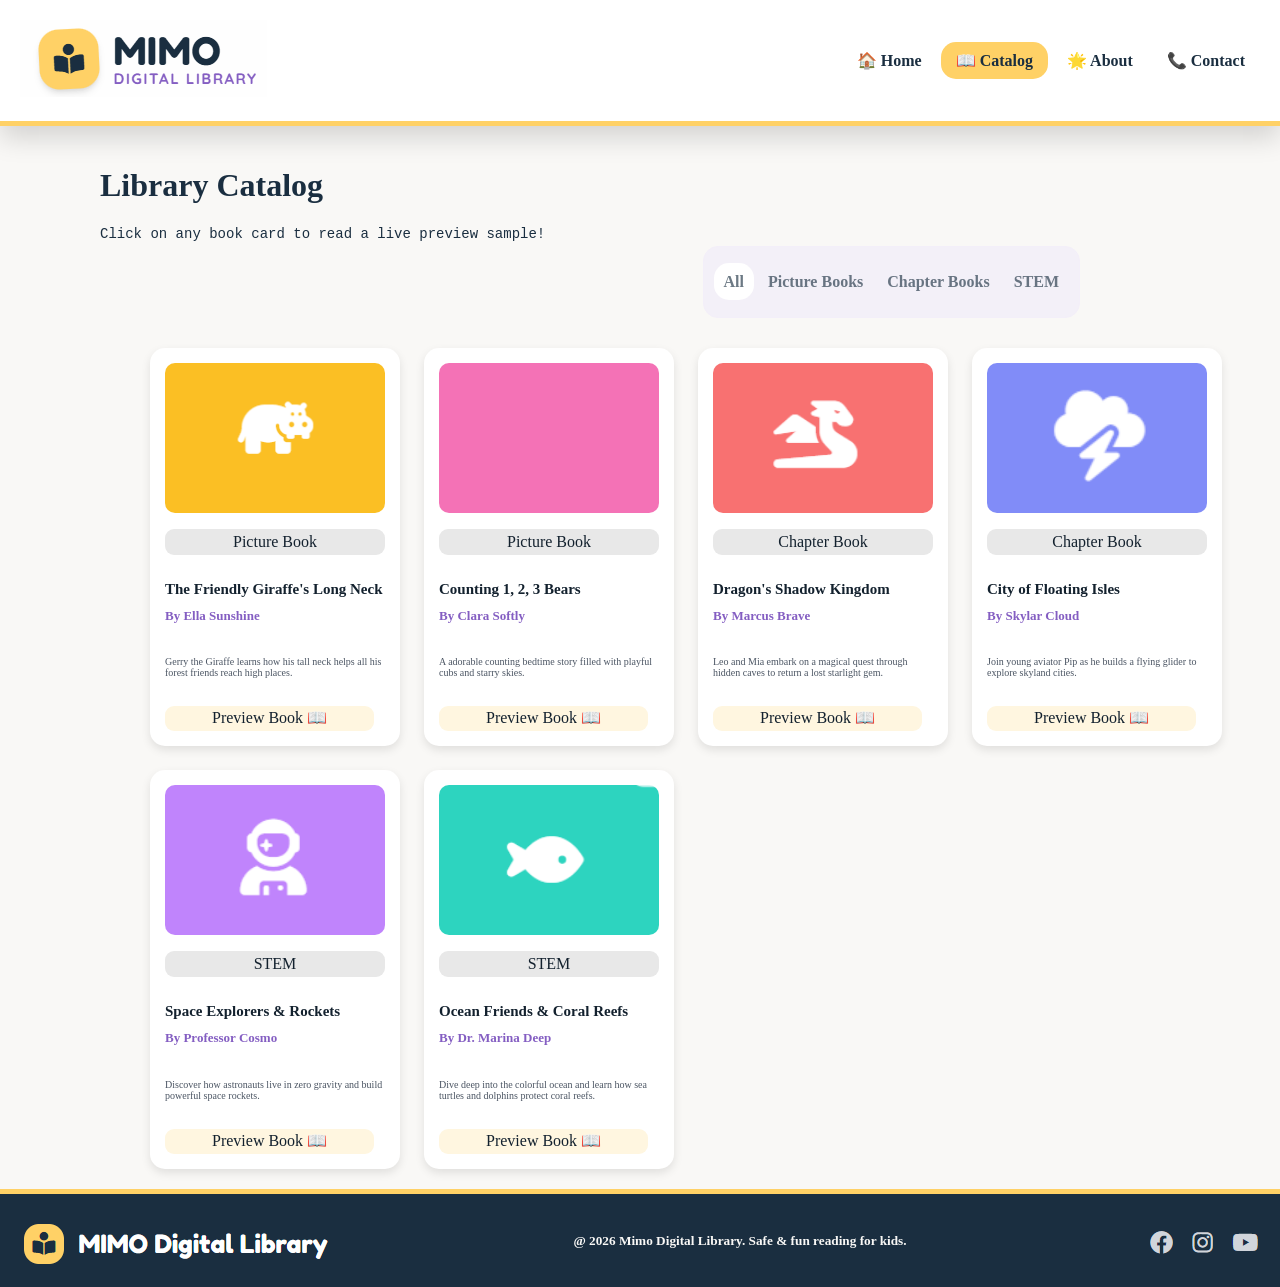
<file: catalog.html>
<!DOCTYPE html>
<html lang="en">

<head>
    <meta charset="UTF-8">
    <meta name="viewport" content="width=device-width, initial-scale=1.0">
    <meta name="description" content="Browse our digital picture books and chapter books, with previews.">
    <meta name="author" content="Danah">
    <title>Mimo - Catalog</title>
    <link rel="stylesheet" href="mainstyle.css">
</head>

<body>


    <div id="header">
        <a href="index.html"><img src="images/mimo-logo.png" alt="Mimo logo" width="" height=""></a>

        <div id="nav">
            <ul>
                <li><a href="index.html">🏠 Home</a></li>
                <li><a href="catalog.html" class="current">📖 Catalog</a></li>
                <li><a href="about.html">🌟 About</a></li>
                <li><a href="contact.html">📞 Contact</a></li>
            </ul>
        </div>
    </div>


    <div id="content">

        <div>
            <h1 id="library-catalog">Library Catalog</h1>
        </div>

        <div>
            <p id="catalog-p">Click on any book card to read a live preview sample!</p>
        </div>

        <div class="catalog-nav">
            <ul>
                <li><a href="catalog.html" class="current">All</a></li>
                <li><a href="picture.html">Picture Books</a></li>
                <li><a href="chapter.html">Chapter Books</a></li>
                <li><a href="stem.html">STEM</a></li>
            </ul>
        </div>

        <div class="shelf">
            <div class="books">
                <img src="images/book-1.png" class="book-pic" alt="Book 1">
                <p class="book-type">Picture Book</p>
                <h3 class="book-title">The Friendly Giraffe's Long Neck</h3>
                <h5 class="book-author">By Ella Sunshine</h5>
                <h6 class="book-description">Gerry the Giraffe learns how his tall neck helps all his forest friends
                    reach high places.</h6>
                <a href="book1.html" class="preview-btn">Preview Book 📖</a>
            </div>

            <div class="books">
                <img src="images/book-2.png" class="book-pic" alt="Book 2">
                <p class="book-type">Picture Book</p>
                <h3 class="book-title">Counting 1, 2, 3 Bears</h3>
                <h5 class="book-author">By Clara Softly</h5>
                <h6 class="book-description">A adorable counting bedtime story filled with playful cubs and starry
                    skies.</h6>
                <a href="book2.html" class="preview-btn">Preview Book 📖</a>
            </div>

            <div class="books">
                <img src="images/book-3.png" class="book-pic" alt="Book 3">
                <p class="book-type">Chapter Book</p>
                <h3 class="book-title">Dragon's Shadow Kingdom</h3>
                <h5 class="book-author">By Marcus Brave</h5>
                <h6 class="book-description">Leo and Mia embark on a magical quest through hidden caves to return a lost
                    starlight gem.</h6>
                <a href="book3.html" class="preview-btn">Preview Book 📖</a>
            </div>

            <div class="books">
                <img src="images/book-4.png" class="book-pic" alt="Book 4">
                <p class="book-type">Chapter Book</p>
                <h3 class="book-title">City of Floating Isles</h3>
                <h5 class="book-author">By Skylar Cloud</h5>
                <h6 class="book-description">Join young aviator Pip as he builds a flying glider to explore skyland
                    cities.</h6>
                <a href="book4.html" class="preview-btn">Preview Book 📖</a>
            </div>

            <div class="books">
                <img src="images/book-5.png" class="book-pic" alt="Book 5">
                <p class="book-type">STEM</p>
                <h3 class="book-title">Space Explorers &amp; Rockets</h3>
                <h5 class="book-author">By Professor Cosmo</h5>
                <h6 class="book-description">Discover how astronauts live in zero gravity and build powerful space
                    rockets.</h6>
                <a href="book5.html" class="preview-btn">Preview Book 📖</a>
            </div>

            <div class="books">
                <img src="images/book-6.png" class="book-pic" alt="Book 6">
                <p class="book-type">STEM</p>
                <h3 class="book-title">Ocean Friends &amp; Coral Reefs</h3>
                <h5 class="book-author">By Dr. Marina Deep</h5>
                <h6 class="book-description">Dive deep into the colorful ocean and learn how sea turtles and dolphins
                    protect coral reefs.</h6>
                <a href="book6.html" class="preview-btn">Preview Book 📖</a>
            </div>
        </div>
    </div>

    <div id="footer">
        <img src="images/mimo-logo2.png" alt="Mimo logo" width="" height="">
        <h5>@ 2026 Mimo Digital Library. Safe &amp; fun reading for kids.</h5>
        <img src="images/social-media.png" alt="Mimo social media" width="" height="">
    </div>
</body>

</html>
</file>
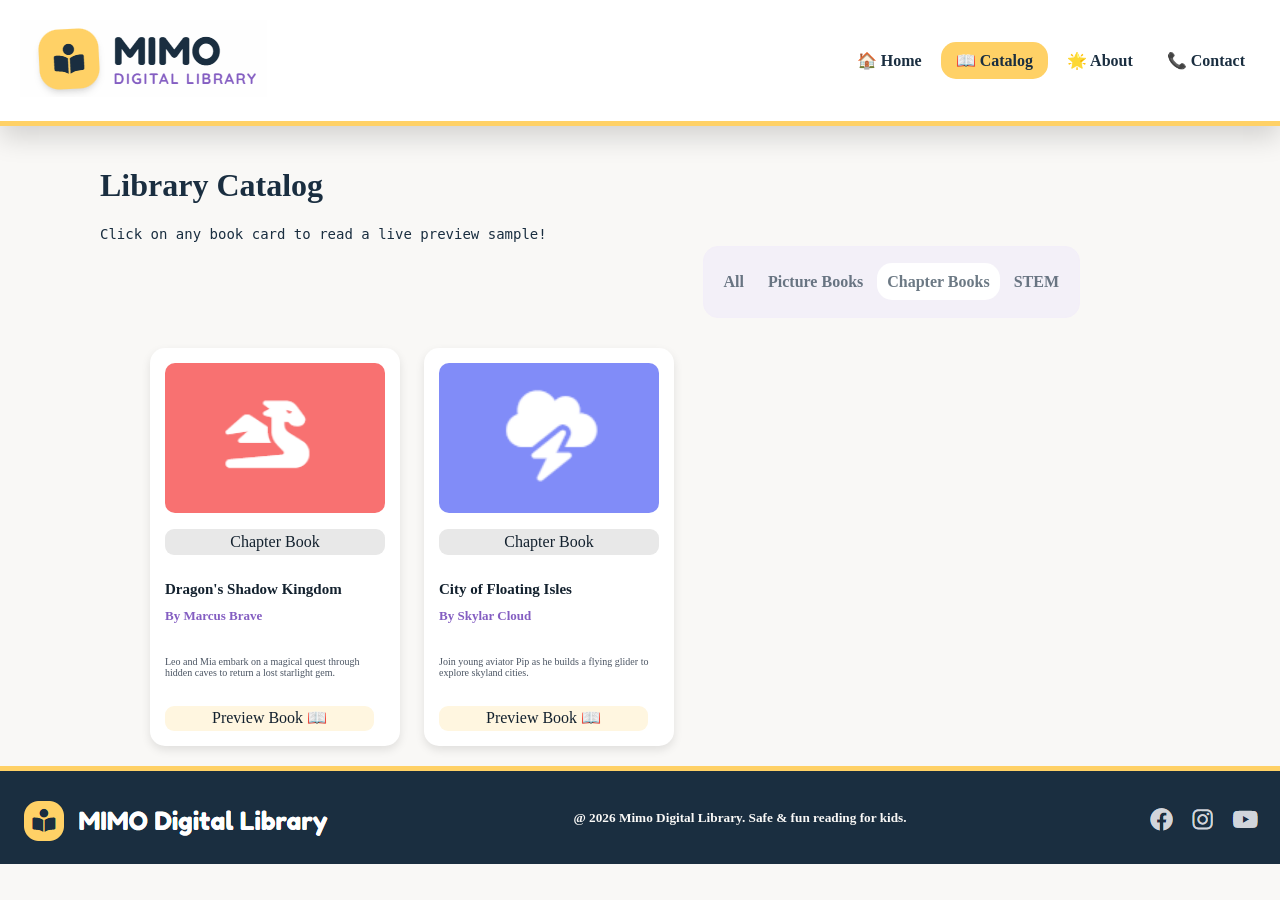
<file: chapter.html>
<!DOCTYPE html>
<html lang="en">

<head>
    <meta charset="UTF-8">
    <meta name="viewport" content="width=device-width, initial-scale=1.0">
    <meta name="description"
        content="Thrilling quests, mystery, and fantasy series tailored for young readers ages 6 to 12.">
    <meta name="author" content="Danah">
    <title>Mimo - Chapter Books</title>
    <link rel="stylesheet" href="mainstyle.css">
</head>

<body>


    <div id="header">
        <a href="index.html"><img src="images/mimo-logo.png" alt="Mimo logo" width="" height=""></a>


        <div id="nav">
            <ul>
                <li><a href="index.html">🏠 Home</a></li>
                <li><a href="catalog.html" class="current">📖 Catalog</a></li>
                <li><a href="about.html">🌟 About</a></li>
                <li><a href="contact.html">📞 Contact</a></li>
            </ul>
        </div>
    </div>


    <div id="content">
        <div>
            <h1 id="library-catalog">Library Catalog</h1>
        </div>

        <div>
            <p id="catalog-p">Click on any book card to read a live preview sample!</p>
        </div>

        <div class="catalog-nav">
            <ul>
                <li><a href="catalog.html">All</a></li>
                <li><a href="picture.html">Picture Books</a></li>
                <li><a href="chapter.html" class="current">Chapter Books</a></li>
                <li><a href="stem.html">STEM</a></li>
            </ul>
        </div>

        <div class="shelf">
            <div class="books">
                <img src="images/book-3.png" class="book-pic" alt="Book 3">
                <p class="book-type">Chapter Book</p>
                <h3 class="book-title">Dragon's Shadow Kingdom</h3>
                <h5 class="book-author">By Marcus Brave</h5>
                <h6 class="book-description">Leo and Mia embark on a magical quest through hidden caves to return a lost
                    starlight gem.</h6>
                <a href="book3.html" class="preview-btn">Preview Book 📖</a>
            </div>

            <div class="books">
                <img src="images/book-4.png" class="book-pic" alt="Book 4">
                <p class="book-type">Chapter Book</p>
                <h3 class="book-title">City of Floating Isles</h3>
                <h5 class="book-author">By Skylar Cloud</h5>
                <h6 class="book-description">Join young aviator Pip as he builds a flying glider to explore skyland
                    cities.</h6>
                <a href="book4.html" class="preview-btn">Preview Book 📖</a>
            </div>

        </div>


    </div>

    <div id="footer">
        <img src="images/mimo-logo2.png" alt="Mimo logo" width="" height="">
        <h5>@ 2026 Mimo Digital Library. Safe &amp; fun reading for kids.</h5>
        <img src="images/social-media.png" alt="Mimo social media" width="" height="">
    </div>
</body>

</html>
</file>
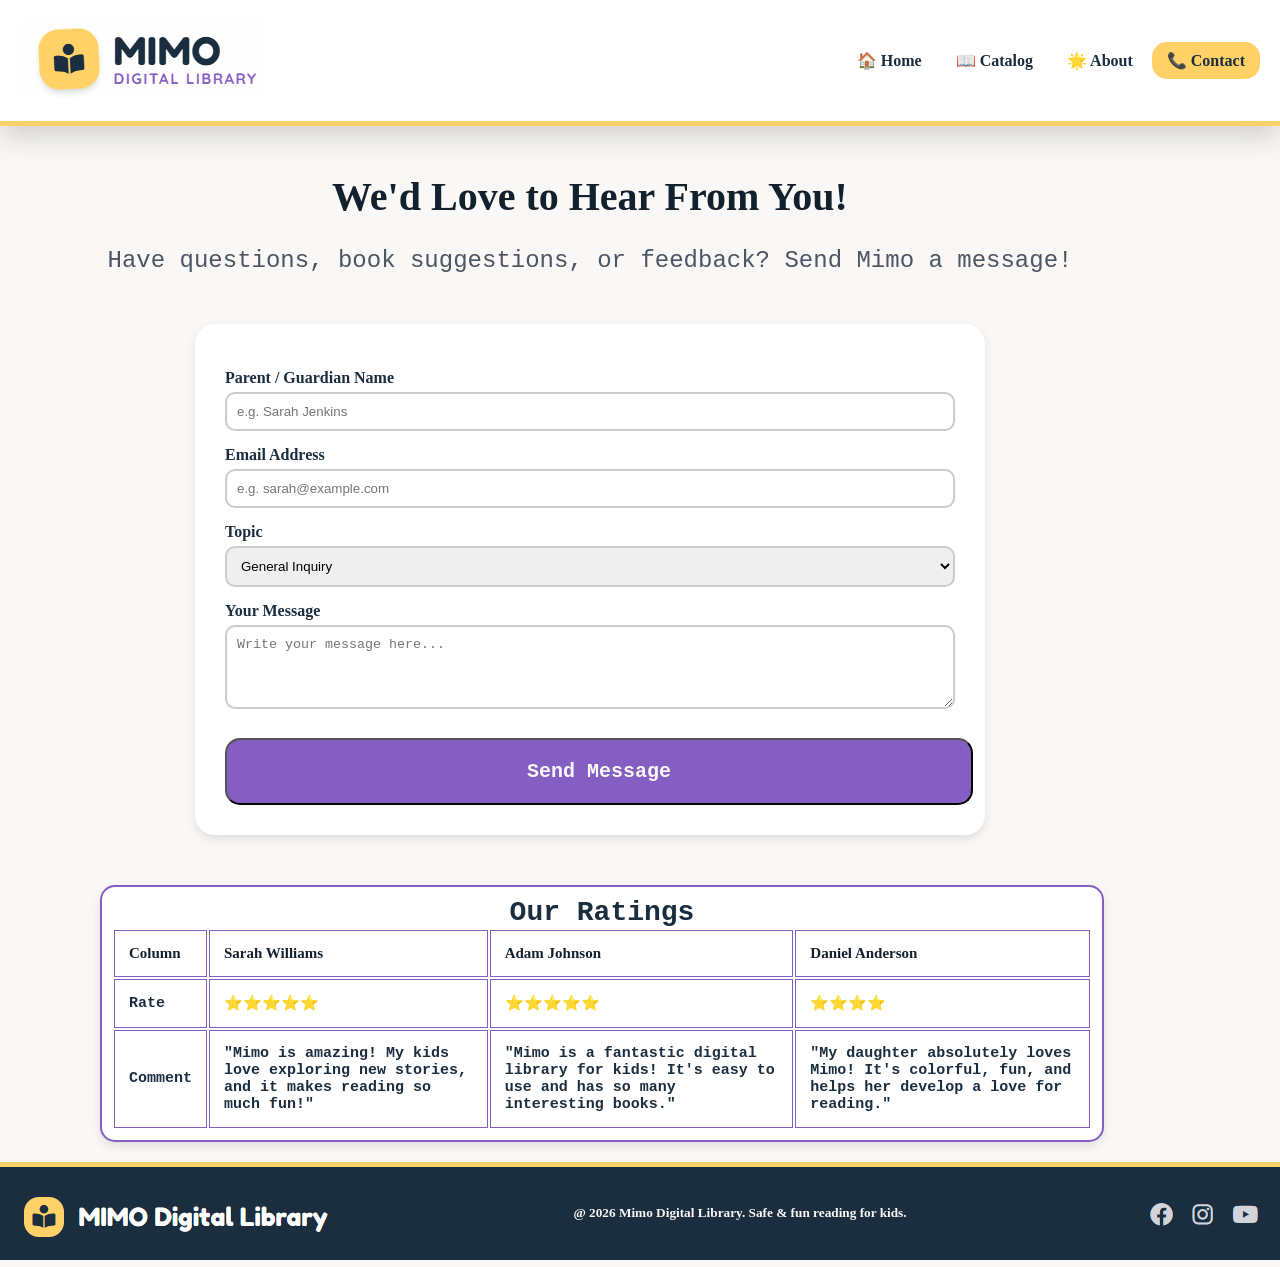
<file: contact.html>
<!DOCTYPE html>
<html lang="en">

<head>
    <meta charset="UTF-8">
    <meta name="viewport" content="width=device-width, initial-scale=1.0">
    <meta name="description" content="Send us an email or visit our social media accounts for more information.">
    <meta name="author" content="Danah">
    <title>Mimo - Contact Us</title>
    <link rel="stylesheet" href="mainstyle.css">
</head>

<body>


    <div id="header">
        <a href="index.html"><img src="images/mimo-logo.png" alt="Mimo logo" width="" height=""></a>

        <div id="nav">
            <ul>
                <li><a href="index.html">🏠 Home</a></li>
                <li><a href="catalog.html">📖 Catalog</a></li>
                <li><a href="about.html">🌟 About</a></li>
                <li><a href="contact.html" class="current">📞 Contact</a></li>
            </ul>
        </div>
    </div>


    <div id="content">
        
<div id="header-abt">
            <h1>We'd Love to Hear From You!</h1>
        </div>
        <div id="text-contact">
            <p>Have questions, book suggestions, or feedback? Send Mimo a message!</p>
        </div>


<div id="form-box">

    <form action="#" method="post">

        <label for="fullname">Parent / Guardian Name</label>
        <input type="text" id="fullname" name="fullname" placeholder="e.g. Sarah Jenkins">

        <label for="mail">Email Address</label>
        <input type="email" id="mail" name="mail" placeholder="e.g. sarah@example.com">

        <label for="reason">Topic</label>
        <select id="reason" name="reason">
            <option>General Inquiry</option>
            <option>Book Request / Recommendation</option>
            <option>Technical Support</option>
            <option>School / Library Partnership</option>
            <option>Other</option>
        </select>

        <label for="note">Your Message</label>
        <textarea id="note" name="note" rows="4" placeholder="Write your message here..."></textarea>

        <input type="submit" value="Send Message">

    </form>
</div>

<div class="table">
            <table>
                <caption id="caption">Our Ratings</caption>
                <tr>
                    <th>Column</th>
                    <th>Sarah Williams</th>
                    <th>Adam Johnson</th>
                    <th>Daniel Anderson</th>
                </tr>
                <tr>
                    <td>Rate</td>
                    <td>⭐⭐⭐⭐⭐</td>
                    <td>⭐⭐⭐⭐⭐</td>
                    <td>⭐⭐⭐⭐</td>
                </tr>
                <tr>
                    <td>Comment</td>
                    <td>"Mimo is amazing! My kids love exploring new stories, and it makes reading so much fun!"</td>
                    <td>"Mimo is a fantastic digital library for kids! It's easy to use and has so many interesting books."</td>
                    <td>"My daughter absolutely loves Mimo! It's colorful, fun, and helps her develop a love for reading."</td>
                </tr>
            </table>
        </div>

    </div>

    <div id="footer">
        <img src="images/mimo-logo2.png" alt="Mimo logo" width="" height="">
        <h5>@ 2026 Mimo Digital Library. Safe &amp; fun reading for kids.</h5>
        <img src="images/social-media.png" alt="Mimo social media" width="" height="">
    </div>
</body>

</html>
</file>
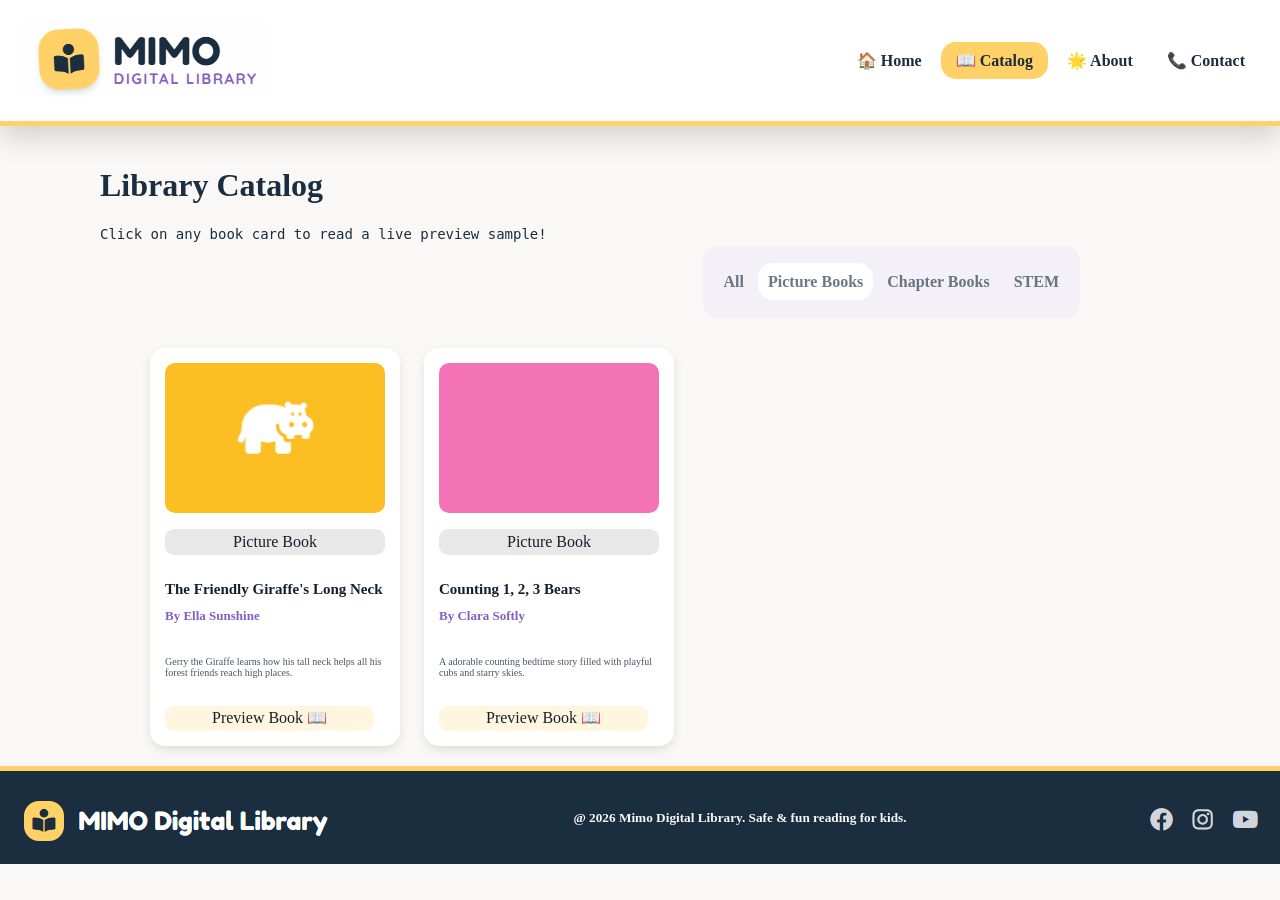
<file: picture.html>
<!DOCTYPE html>
<html lang="en">

<head>
    <meta charset="UTF-8">
    <meta name="viewport" content="width=device-width, initial-scale=1.0">
    <meta name="description"
        content="Vibrant illustrations and bedtime stories perfect for early learners ages 2 to 5.">
    <meta name="author" content="Danah">
    <title>Mimo - Picture Books</title>
    <link rel="stylesheet" href="mainstyle.css">
</head>

<body>


    <div id="header">
        <a href="index.html"><img src="images/mimo-logo.png" alt="Mimo logo" width="" height=""></a>


        <div id="nav">
            <ul>
                <li><a href="index.html">🏠 Home</a></li>
                <li><a href="catalog.html" class="current">📖 Catalog</a></li>
                <li><a href="about.html">🌟 About</a></li>
                <li><a href="contact.html">📞 Contact</a></li>
            </ul>
        </div>
    </div>


    <div id="content">
        <div>
            <h1 id="library-catalog">Library Catalog</h1>
        </div>

        <div>
            <p id="catalog-p">Click on any book card to read a live preview sample!</p>
        </div>

        <div class="catalog-nav">
            <ul>
                <li><a href="catalog.html">All</a></li>
                <li><a href="picture.html" class="current">Picture Books</a></li>
                <li><a href="chapter.html">Chapter Books</a></li>
                <li><a href="stem.html">STEM</a></li>
            </ul>
        </div>

        <div class="shelf">
            <div class="books">
                <img src="images/book-1.png" class="book-pic" alt="Book 1">
                <p class="book-type">Picture Book</p>
                <h3 class="book-title">The Friendly Giraffe's Long Neck</h3>
                <h5 class="book-author">By Ella Sunshine</h5>
                <h6 class="book-description">Gerry the Giraffe learns how his tall neck helps all his forest friends
                    reach high places.</h6>
                <a href="book1.html" class="preview-btn">Preview Book 📖</a>
            </div>

            <div class="books">
                <img src="images/book-2.png" class="book-pic" alt="Book 2">
                <p class="book-type">Picture Book</p>
                <h3 class="book-title">Counting 1, 2, 3 Bears</h3>
                <h5 class="book-author">By Clara Softly</h5>
                <h6 class="book-description">A adorable counting bedtime story filled with playful cubs and starry
                    skies.</h6>
                <a href="book2.html" class="preview-btn">Preview Book 📖</a>
            </div>

        </div>


    </div>

    <div id="footer">
        <img src="images/mimo-logo2.png" alt="Mimo logo" width="" height="">
        <h5>@ 2026 Mimo Digital Library. Safe &amp; fun reading for kids.</h5>
        <img src="images/social-media.png" alt="Mimo social media" width="" height="">
    </div>
</body>

</html>
</file>
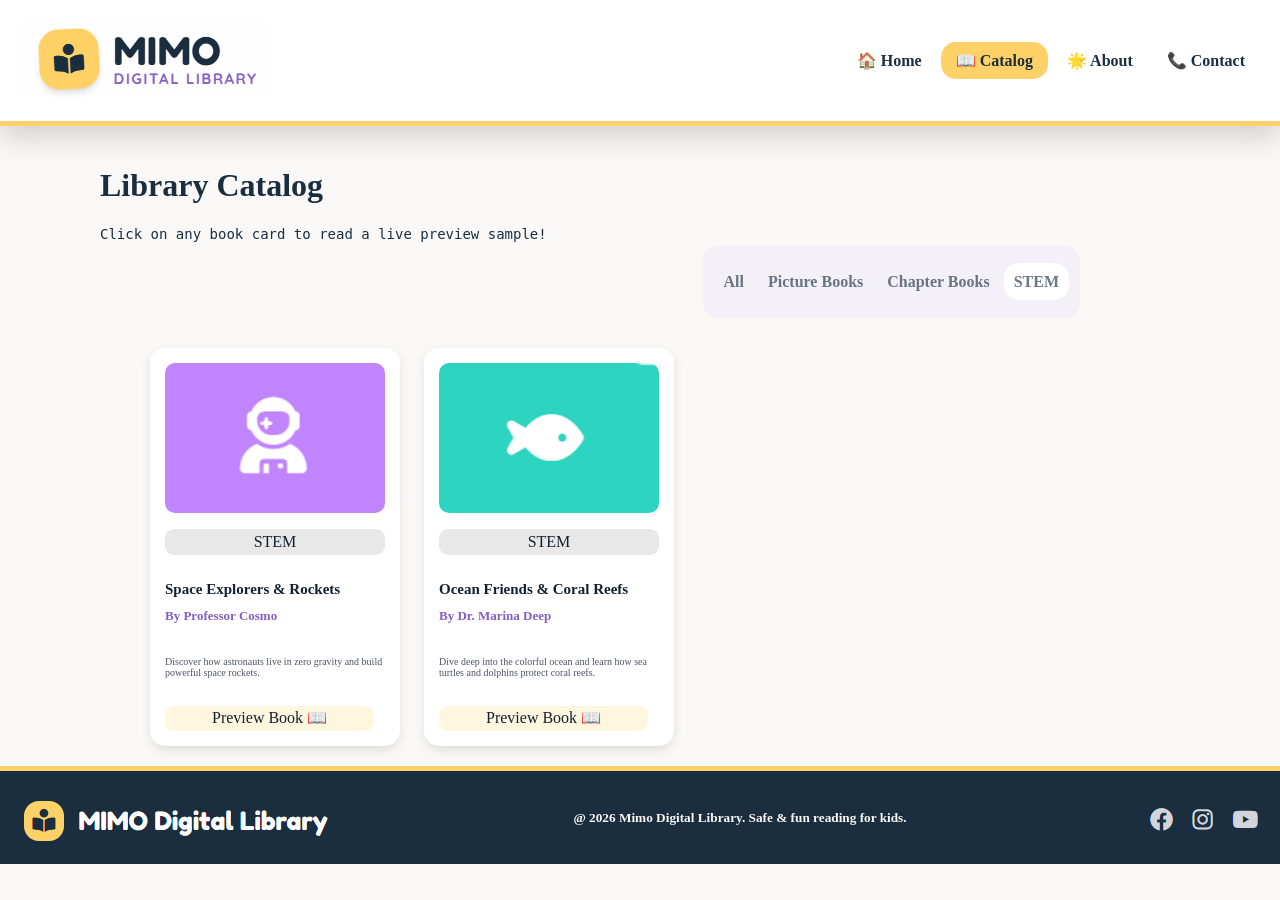
<file: stem.html>
<!DOCTYPE html>
<html lang="en">

<head>
    <meta charset="UTF-8">
    <meta name="viewport" content="width=device-width, initial-scale=1.0">
    <meta name="description" content="Fascinating facts about nature, science, space, and earth for young explorers.">
    <meta name="author" content="Danah">
    <title>Mimo - Stem Books</title>
    <link rel="stylesheet" href="mainstyle.css">
</head>

<body>


    <div id="header">
        <a href="index.html"><img src="images/mimo-logo.png" alt="Mimo logo" width="" height=""></a>


        <div id="nav">
            <ul>
                <li><a href="index.html">🏠 Home</a></li>
                <li><a href="catalog.html" class="current">📖 Catalog</a></li>
                <li><a href="about.html">🌟 About</a></li>
                <li><a href="contact.html">📞 Contact</a></li>
            </ul>
        </div>
    </div>


    <div id="content">
        <div>
            <h1 id="library-catalog">Library Catalog</h1>
        </div>

        <div>
            <p id="catalog-p">Click on any book card to read a live preview sample!</p>
        </div>

        <div class="catalog-nav">
            <ul>
                <li><a href="catalog.html">All</a></li>
                <li><a href="picture.html">Picture Books</a></li>
                <li><a href="chapter.html">Chapter Books</a></li>
                <li><a href="stem.html" class="current">STEM</a></li>
            </ul>
        </div>

        <div class="shelf">
            <div class="books">
                <img src="images/book-5.png" class="book-pic" alt="Book 5">
                <p class="book-type">STEM</p>
                <h3 class="book-title">Space Explorers &amp; Rockets</h3>
                <h5 class="book-author">By Professor Cosmo</h5>
                <h6 class="book-description">Discover how astronauts live in zero gravity and build powerful space
                    rockets.</h6>
                <a href="book5.html" class="preview-btn">Preview Book 📖</a>
            </div>

            <div class="books">
                <img src="images/book-6.png" class="book-pic" alt="Book 6">
                <p class="book-type">STEM</p>
                <h3 class="book-title">Ocean Friends &amp; Coral Reefs</h3>
                <h5 class="book-author">By Dr. Marina Deep</h5>
                <h6 class="book-description">Dive deep into the colorful ocean and learn how sea turtles and dolphins
                    protect coral reefs.</h6>
                <a href="book6.html" class="preview-btn">Preview Book 📖</a>
            </div>

        </div>
    </div>
    <div id="footer">
        <img src="images/mimo-logo2.png" alt="Mimo logo" width="" height="">
        <h5>@ 2026 Mimo Digital Library. Safe &amp; fun reading for kids.</h5>
        <img src="images/social-media.png" alt="Mimo social media" width="" height="">
    </div>
</body>

</html>
</file>
<file: mainstyle.css>
body {
    background-color: #F9F8F6;
    color: #1A2E40;
    font-family: cursive;
    margin: 0;
}


#header {
    background-color: #ffffff;
    padding: 20px;
    display: flex;
    justify-content: space-between;
    align-items: center;
    border-bottom: 5px solid #FFD166;
    box-shadow: 0 12px 25px rgba(0, 0, 0, 0.15);
}


#nav ul {
    list-style-type: none;
    padding: 0;
}

#nav li {
    display: inline-block;
    font-weight: bold;
}


#nav a {
    color: #1A2E40;
    text-decoration: none;
    padding: 10px 15px;
}

#nav a.current {
    background-color: #FFD166;
    color: #1A2E40;
    text-decoration: none;
    border-radius: 15px;

}

#nav a:hover {
    background-color: #FFF6E0;
    border-radius: 15px;
}

#content {
    padding: 20px 200px 20px 100px;
    max-width: 1600px;
    min-height: 400px;
}

#footer {
    background-color: #1A2E40;
    color: #F9F8F6;
    border-top: 5px solid #FFD166;
    padding: 20px;
    display: flex;
    justify-content: space-between;
    align-items: center;
    padding: 10px;
}

#hero-text {
    font-size: 48px;
    font-weight: bolder;
    font-family: cursive;
}

#discover {
    color: #ff7d66;
}

#welcome {
    background-color: #FFD166;
    margin: 0;
    padding: 10px;
    border-radius: 20px;
    width: fit-content;
    box-shadow: 0 12px 25px rgba(0, 0, 0, 0.042);
}

#explore-button {
    background-color: #ff7d66;
    color: #ffffff;
    border: none;
    padding: 10px 20px;
    font-size: 16px;
    border-radius: 15px;
    border: 2px solid #ff7d66;
    font-weight: bold;
}

#learn-more-button {
    background-color: #F9F8F6;
    color: #1A2E40;
    border: 2px solid #1A2E40;
    padding: 10px 20px;
    font-size: 16px;
    border-radius: 15px;
    font-weight: bold;
}

#learn-more-button:hover {
    background-color: #e8e8e8;
    color: #13212e;
    border: 2px solid #13212e;
    font-weight: bold;
    font-family: 'Trebuchet MS', sans-serif;
}

#explore-button:hover {
    background-color: #ec664e;
    color: #ffffff;
    border: 2px solid #ec664e;
    font-weight: bold;
    font-family: 'Trebuchet MS', sans-serif;
}

#preview-button {
    background-color: #FFD166;
    color: #13212e;
    padding: 10px 20px;
    font-size: 16px;
    border-radius: 15px;
    border: 2px solid #FFD166;
    font-weight: bold;
}

#circle {
    border-radius: 50%;
    object-fit: contain;
    background-color: #845EC2;
    width: 80px;
    height: 80px;
    padding: 10px;
}

.preview-card {
    background-color: #F3EFF9;
    border-radius: 15px;
    padding: 20px;
    text-align: center;
    margin-top: 20px;
}


.row {
    display: flex;
    justify-content: space-between;
    align-items: center;
    gap: 40px;
    padding-top: 60px;
}

.intro {
    width: 55%;
}

.outer {
    transform: rotate(3deg);
    background-color: #ffffff;
    border: 4px solid #FFD166;
    border-radius: 20px;
    padding-left: 30px;
    padding-bottom: 30px;
    padding-right: 30px;
    padding-top: 10px;
    width: 400px;
    box-shadow: 0 12px 25px rgba(0, 0, 0, 0.15);
}

.outer:hover {
    transform: rotate(0deg);
    transition: transform 0.3s ease-in-out;
}



.cards {
    padding: 20px;
    padding-left: 100px;
    margin-top: 20px;
    display: flex;
    gap: 24px;
    text-align: left;
    font-size: 14px;
}


#picture {
    border-radius: 25%;
    object-fit: contain;
    background-color: #DBEAFE;
    width: 80px;
    height: 80px;
    padding: 10px;
}

#chapter {
    border-radius: 25%;
    object-fit: contain;
    background-color: #FEE2E2;
    width: 80px;
    height: 80px;
    padding: 10px;
}

#stem {
    border-radius: 25%;
    object-fit: contain;
    background-color: #DCFCE7;
    width: 80px;
    height: 80px;
    padding: 10px;
}

#picture-books {
    background-color: #ffffff;
    border-radius: 15px;
    padding: 20px;
    margin-top: 20px;
    gap: 24px;
    transition: transform 0.3s, box-shadow 0.3s;
}

#picture-books:hover {
    transform: translateY(-8px);
    box-shadow: 0 12px 25px rgba(0, 0, 0, 0.15);
}

#chapter-books {
    background-color: #ffffff;
    border-radius: 15px;
    padding: 20px;
    margin-top: 20px;
    gap: 24px;
    transition: transform 0.3s, box-shadow 0.3s;
}

#chapter-books:hover {
    transform: translateY(-8px);
    box-shadow: 0 12px 25px rgba(0, 0, 0, 0.15);
}

#stem-books {
    background-color: #ffffff;
    border-radius: 15px;
    padding: 20px;
    margin-top: 20px;
    gap: 24px;
    transition: transform 0.3s, box-shadow 0.3s;
}

#stem-books:hover {
    transform: translateY(-8px);
    box-shadow: 0 12px 25px rgba(0, 0, 0, 0.15);
}

#featured {
    text-align: center;
    margin-bottom: 20px;
    margin-top: 80px;
    margin-left: 20px;
}

#picture-link:hover {
    color: #4A90E2;
    font-weight: bold;
    text-decoration: none;
}

#picture-link {
    color: #4A90E2;
    font-weight: lighter;
    text-decoration: none;
}

#chapter-link {
    color: #FF6B6B;
    font-weight: lighter;
    text-decoration: none;
}

#chapter-link:hover {
    color: #FF6B6B;
    font-weight: bold;
    text-decoration: none;
}

#stem-link:hover {
    color: #00C9A7;
    font-weight: bold;
    text-decoration: none;
}

#stem-link {
    color: #00C9A7;
    font-weight: lighter;
    text-decoration: none;
}




#pic-p-text {
    color: #4B5563;
}

#chap-p-text {
    color: #4B5563;
}


#stem-p-text {
    color: #4B5563;
}


#stem-h-text {
    font-size: 28px;
    font-weight: bolder;
    font-family: 'Trebuchet MS', sans-serif;
}

#chap-h-text {
    font-size: 28px;
    font-weight: bolder;
    font-family: 'Trebuchet MS', sans-serif;
}

#pic-h-text {
    font-size: 28px;
    font-weight: bolder;
    font-family: 'Trebuchet MS', sans-serif;
}

#feature-text {
    font-size: 28px;
    font-weight: bolder;
    font-family: 'Trebuchet MS', sans-serif;
}

.books {
    box-sizing: border-box;
    width: 250px;
    padding: 15px;
    padding-bottom: 15px;
    padding-top: 15px;
    background-color: #ffffff;
    border-radius: 15px;
    display: flex;
    flex-direction: column;
    box-shadow: 0 4px 10px rgba(0, 0, 0, 0.1);
}

.books:hover {
    transform: translateY(-8px);
    box-shadow: 0 12px 25px rgba(0, 0, 0, 0.355);
}

.book-title {
    color: #13212e;
    font-weight: bolder;
    font-size: 15px;
    margin: 10px 0 5px 0;
}

.book-author {
    color: #845EC2;
    font-weight: bold;
    margin: 5px 0;
    font-size: 13px;
}

.book-description {
    color: #4B5563;
    font-weight: lighter;
    padding-top: 4px;
    font-size: 10px;
    padding-bottom: 4px;
    padding-bottom: 5px;
    flex-grow: 1;
}

.book-pic {
    width: 100%;
    height: 150px;
    object-fit: cover;
    border-radius: 10px;
}

.book-type {
    background-color: #e8e8e8;
    color: #13212e;
    margin: 10;
    padding-top: 2px;
    padding-bottom: 4px;
    text-align: center;
    border-radius: 9px;
    padding: 4px 0;
    width: 100%;
    box-sizing: border-box;
    white-space: nowrap;
}

.preview-btn {
    background-color: #FFF6E0;
    color: #13212e;
    margin: 10;
    border-radius: 9px;
    padding-bottom: 4px;
    padding-top: 2px;
    padding-left: 47px;
    padding-right: 47px;
    width: fit-content;
    text-decoration: none;
    text-align: center;
}

.preview-btn:hover {
    background-color: #FFD166;
    color: #13212e;
    margin: 10;
    border-radius: 9px;
    padding-top: 2px;
    padding-bottom: 4px;
    padding-left: 47px;
    padding-right: 47px;
    width: fit-content;
    text-decoration: none;
    text-align: center;
}

.shelf {
    display: grid;
    grid-template-columns: repeat(4, 1fr);
    gap: 24px;
    padding-left: 50px;
    padding-right: 50px;
    align-items: stretch;
}

#catalog-p {
    padding-bottom: 20px;
    font-family: monospace;
    font-size: 14px;
    padding-top: -12px;
}

#library-catalog {
    padding-bottom: -10px;
}

.catalog-nav ul {
    list-style-type: none;
    padding: 0;
}

.catalog-nav li {
    display: inline-block;
    font-weight: bold;
}


.catalog-nav a {
    color: #1a2e40a4;
    text-decoration: none;
    padding: 10px 10px;
}


.catalog-nav a:hover {
    background-color: #ffffff;
    border-radius: 15px;
    text-decoration: #13212e;
}

.catalog-nav a.current {
    background-color: #ffffff;
    color: #1a2e40a4;
    text-decoration: none;
    border-radius: 15px;

}

.catalog-nav {
    background-color: #f3eff9d8;
    border-radius: 15px;
    width: fit-content;
    text-align: center;
    margin-left: auto;
    border: 1px solid #F3EFF9;
    padding: 10px 10px;
    color: 1a2e40a4;
    margin-bottom: 30px;
    margin-top: -30px;
}

.page {
    display: none;
}

.page:target {
    display: flex;
    gap: 30px;
    align-items: center;
}

.book {
    max-width: 800px;
    margin: 20px auto;
    padding: 30px;
    background-color: #ffffff;
    border: 4px solid #FFD166;
    border-radius: 20px;
    box-shadow: 0 12px 25px rgba(0, 0, 0, 0.355);
}

.page-text {
    flex: 1;
}

.page img {
    width: 380px;
    border-radius: 15px;
}

.book h1 { margin-top: 0; }


.page-link {
    background-color: #FEE2E2;
    color: #13212e;
    padding: 10px 20px;
    border: 2px solid #FEE2E2;
    border-radius: 12px;
    text-decoration: none;
    font-weight: bold;
}

.page-link:hover {
    background-color: #fee2e289;
    color: #1A2E40;
    transform: translateY(-8px);
    box-shadow: 0 12px 25px rgba(0, 0, 0, 0.355);
}

#page-1 {
    background-color: #DBEAFE;
    color: #13212e;
    border: 2px solid #DBEAFE;
    border-radius: 12px;
    transform: translateY(-8px);
    box-shadow: 0 12px 25px rgba(0, 0, 0, 0.355);
    padding: 10px 10px 10px 10px;
    margin-bottom: 50px;
}


#page-2 {
    background-color: #DBEAFE;
    color: #13212e;
    border: 2px solid #DBEAFE;
    border-radius: 12px;
    transform: translateY(-8px);
    box-shadow: 0 12px 25px rgba(0, 0, 0, 0.355);
    padding: 10px 10px 10px 10px;
    margin-bottom: 50px;
}


#page-3 {
    background-color: #DBEAFE;
    color: #13212e;
    border: 2px solid #DBEAFE;
    border-radius: 12px;
    transform: translateY(-8px);
    box-shadow: 0 12px 25px rgba(0, 0, 0, 0.355);
    padding: 10px 10px 10px 10px;
    margin-bottom: 50px;
}

#tale-back {
    display: block;
    width: fit-content;
    margin-right: auto;
    background-color:#FFD166;
    color: #13212e;
    padding: 10px 20px;
    border-radius: 12px;
    text-decoration: none;
    margin-left: 300px;
}

#img-book { width: 100%; border-radius: 15px; margin-bottom: 20px; box-shadow: 0 12px 25px rgba(0, 0, 0, 0.264);}

.page:target ~ #img-book { display: none; }

.tale-links{
    display: flex;
    justify-content: center;
    gap: 15px;
}

.book-title-1 {
    color: #13212e;
    font-weight: bolder;
    font-size: 25px;
    margin: 10px 0 5px 0;
    margin-bottom: 20px;
    margin-top: 50px;
}

.book-author-1 {
    color: #845EC2;
    font-weight: bold;
    margin: 5px 0;
    font-size: 23px;
}

.book-description-1 {
    color: #4B5563;
    font-weight: lighter;
    font-size: 20px;
    padding-bottom: 4px;
    padding-bottom: 5px;
    flex-grow: 1;
}

.book-type-1 {
    background-color: #e8e8e8;
    color: #13212e;
    margin: 5px;
    padding-top: 2px;
    padding-bottom: 4px;
    text-align: center;
    border-radius: 9px;
    padding: 4px 0;
    width: 100%;
    box-sizing: border-box;
    white-space: nowrap;
    font-size: 24px;
}


.table {
    width: 100%;
    border-color: #13212e;
    background-color: #ffffff;
    border-radius: 15px;
    box-shadow: 0 4px 10px rgba(0, 0, 0, 0.1);
    border: 2px solid #845EC2;
    padding-top: 10px;
    padding-bottom: 10px;
    padding-right: 10px;
    padding-left: 10px;
    margin-top: 50px;
}

.table th {
    background-color: #ffffff;
    color: #13212e;
    padding: 14px;
    text-align: left;
    border-color: #845EC2 2px;
    border: 1.5px solid #845EC2;
    font-size: 15px;
    font-weight: bolder;
}

.table td {
    padding: 14px;
    border: 1.5px solid #845EC2;
    border-color: #845EC2 2px;
    font-family: monospace;
    font-size: 15px;
    font-weight: bolder;
}

#caption{
    font-size: 28px;
    font-family: monospace;
    font-weight: bolder;
}

#title-abt{
    background-color: #dac5fcd0;
    color:#845EC2;
    padding-left: 20px;
    padding-right: 20px;
    padding-top :-20px;
    padding-bottom: -20px;
    border-radius: 50px;
    width: fit-content;
    display: flex;
    justify-content: space-between;
    align-items: center;
    margin: auto;
    margin-bottom: -20px;
    margin-top: 50px;
}

#header-abt{
    font-size: 20px;
    color:#13212e;
    font-weight: bolder;
    text-align: center;
}

#text-abt{
    font-size: 24px;
    color: #4B5563;
    font-weight:lighter;
    text-align: center;
    font-family: monospace;
    margin-bottom: 100px;
}

.card-p{
    font-size: 18px;
    color: #4B5563;
    font-weight:lighter;
    text-align: center;
    font-family: monospace;
    text-overflow: clip;
}

.card-header{
    font-size: 20px;
    color:#13212e;
    font-weight: bolder;
    text-align: center;
}

.card-img{
    border-radius: 25%;
    object-fit: contain;
    width: 80px;
    height: 80px;
    padding: 10px;
}

#img-card-abt-1{
    border-radius: 25%;
    object-fit: contain;
    width: 80px;
    height: 80px;
    padding: 10px;
    background-color: #FFF1D1;
}

#img-card-abt-2{
    border-radius: 25%;
    object-fit: contain;
    width: 80px;
    height: 80px;
    padding: 10px;
    background-color: #FFE1E1;
}

#img-card-abt-3{
    border-radius: 25%;
    object-fit: contain;
    width: 80px;
    height: 80px;
    padding: 10px;
    background-color: #CCF4ED;
}

#img-card-abt-4{
    border-radius: 25%;
    object-fit: contain;
    width: 100px;
    height: 100px;
    padding: 15px;
    flex-shrink: 0;
    background-color: #4A90E2;
}

#card-abt-1{
    box-sizing: border-box;
    width: 350px;
    padding: 15px;
    padding-bottom: 15px;
    padding-top: 15px;
    padding-left: 15px;
    padding-right: 15px;
    background-color: #ffffff;
    border-radius: 15px;
    align-items: center;
    box-shadow: 0 4px 10px rgba(0, 0, 0, 0.1);
    display: flex;
    flex-direction: column;
    text-align: center;
    border: 2px solid #FFEDC2;
}

#card-abt-2{
    box-sizing: border-box;
    width: 350px;
    padding: 15px;
    padding-bottom: 15px;
    padding-top: 15px;
    padding-left: 15px;
    padding-right: 15px;
    background-color: #ffffff;
    border-radius: 15px;
    align-items: center;
    box-shadow: 0 4px 10px rgba(0, 0, 0, 0.1);
    display: flex;
    flex-direction: column;
    text-align: center;
    border: 2px solid #FFC4C4;
}

#card-abt-3{
    box-sizing: border-box;
    width: 350px;
    padding: 15px;
    padding-bottom: 15px;
    padding-top: 15px;
    padding-right: 15px;
    padding-left: 15px;
    padding-right: 15px;
    background-color: #ffffff;
    border-radius: 15px;
    align-items: center;
    box-shadow: 0 4px 10px rgba(0, 0, 0, 0.1);
    display: flex;
    flex-direction: column;
    text-align: center;
    border: 2px solid #99E9DC;
}

#card-abt-4{
    box-sizing: border-box;
    width: auto;
    background-color: #ffffff;
    border-radius: 15px;
    padding: 20px 20px 20px 20px;
    text-align: left;
    box-shadow: 0 4px 10px rgba(0, 0, 0, 0.1);
    display: flex;
    align-items: center;
    border: 4px solid #4A90E2;
}

.featured-cards{
    display: grid;
    grid-template-columns: repeat(3, 1fr);
    gap: 40px;
    align-items: stretch;
    margin-left: 50px;
    margin-right: 20px;
    margin-bottom: 100px;
}

.banner-text{
    flex: 1;
}

#card-p{
    font-size: 20px;
    color: #4B5563;
    font-weight:lighter;
    text-align: left;
    font-family: monospace;
    text-overflow: clip;
    margin-top:20px;
    margin-left: 20px;
}
#head-card-abt{
    font-size: 24px;
    color:#13212e;
    font-weight: bolder;
    text-align: left;
    margin-left: 20px;
}


#form-box {
    max-width: 730px;
    margin: 30px auto;
    padding: 30px;
    background-color: #ffffff;
    border-radius: 20px;
    box-shadow: 0 4px 10px rgba(0, 0, 0, 0.1);
}


#form-box label {
    display: block;
    margin: 15px 0 5px 0;
    font-weight: bold;
}


#form-box input[type="text"],
#form-box input[type="email"],
#form-box select,
#form-box textarea {
    width: 100%;
    box-sizing: border-box;
    padding: 10px;
    border: 2px solid #cccccc;
    border-radius: 10px;
}



#form-box input[type="submit"] {
    background-color: #845EC2;
    color: #F9F8F6;
    margin: 10;
    border-radius: 15px;
    padding-bottom: 20px;
    padding-top: 20px;
    padding-left: 300px;
    padding-right: 300px;
    width: fit-content;
    text-decoration: none;
    text-align: center;
    cursor: pointer;
    display: flex;
    align-items: center;
    font-size: 20px;
    font-family: monospace;
    font-weight: bolder;
    margin-top: 25px;
}

#form-box input[type="submit"]:hover {
    background-color: #7450ae;
    color: #F9F8F6;
    margin: 10;
    border-radius: 15px;
    padding-top: 20px;
    padding-bottom: 20px;
    padding-left: 300px;
    padding-right: 300px;
    width: fit-content;
    text-decoration: none;
    text-align: center;
    display: flex;
    align-items: center;
    font-size: 20px;
    font-family: monospace;
    font-weight: bolder;
    margin-top: 25px;
}
#text-contact{
    font-size: 24px;
    color: #4B5563;
    font-weight:lighter;
    text-align: center;
    font-family: monospace;
    margin-bottom: 50px;
}
</file>
